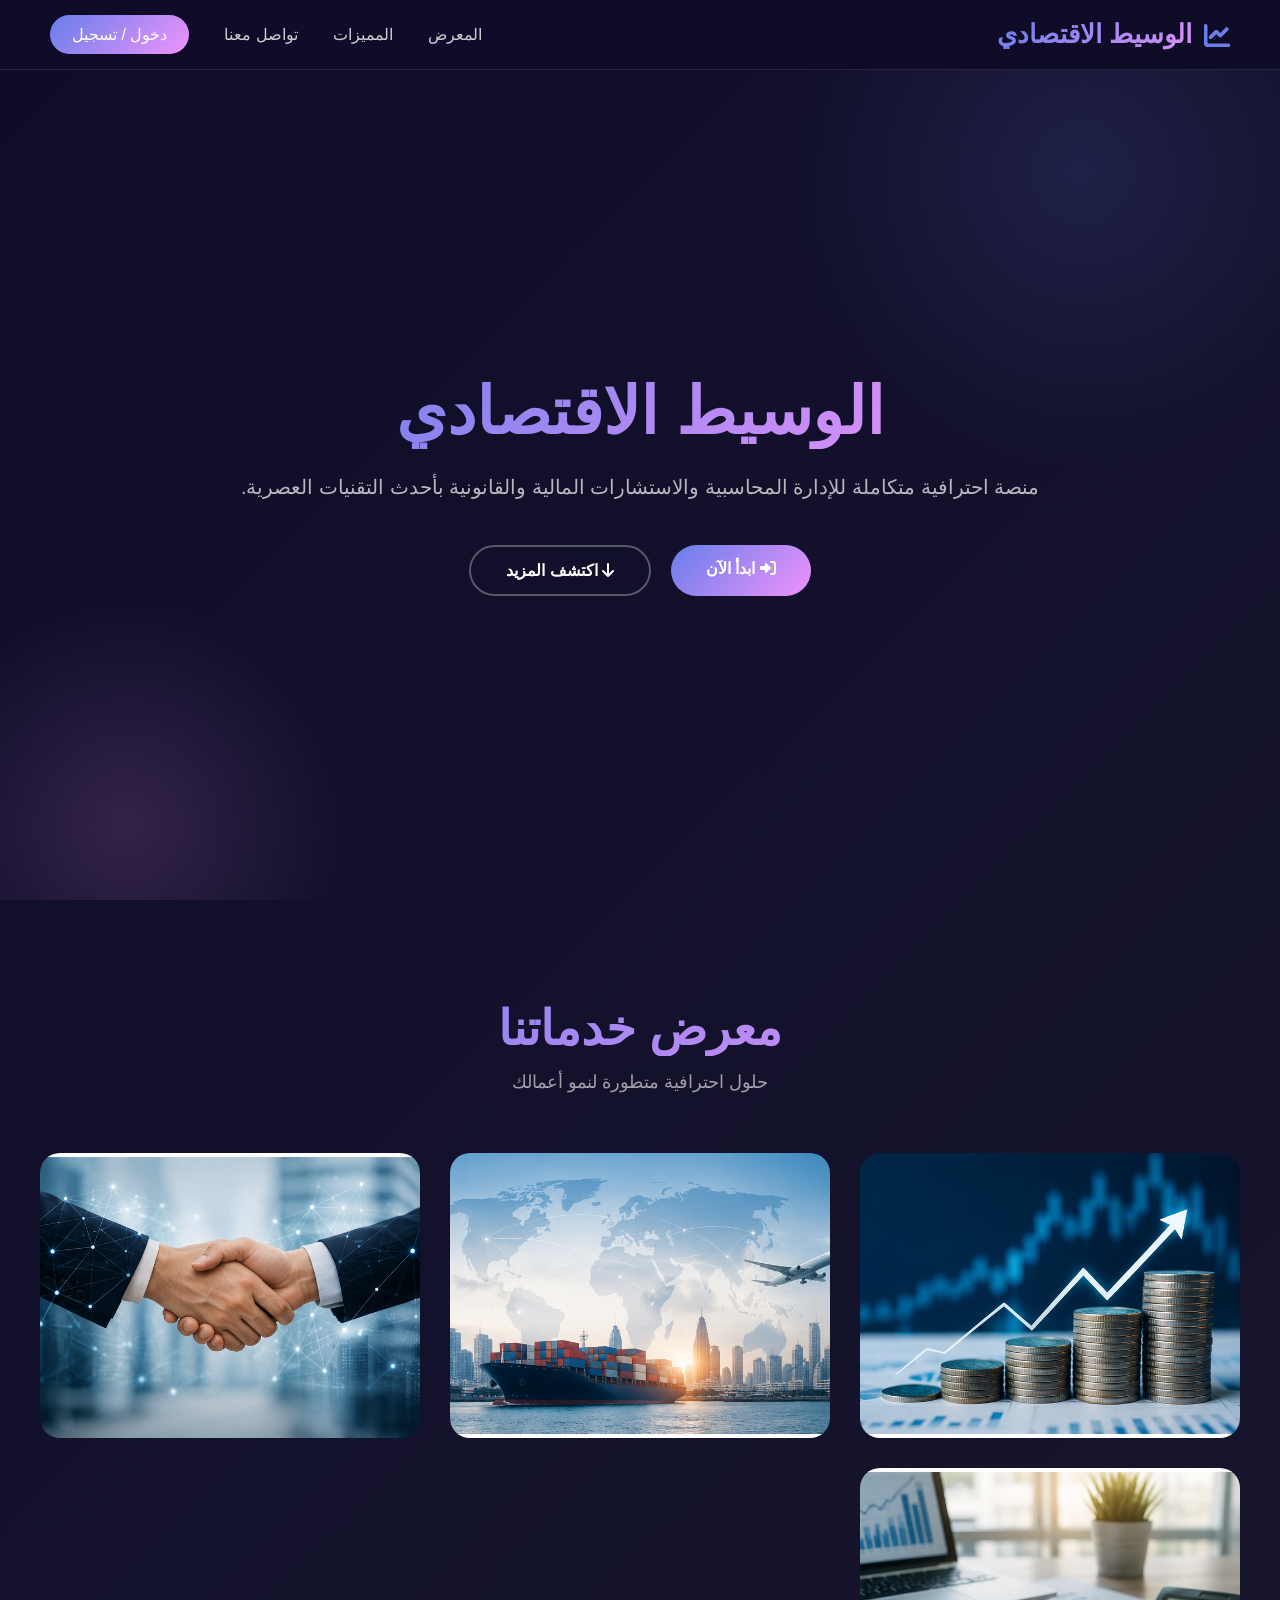
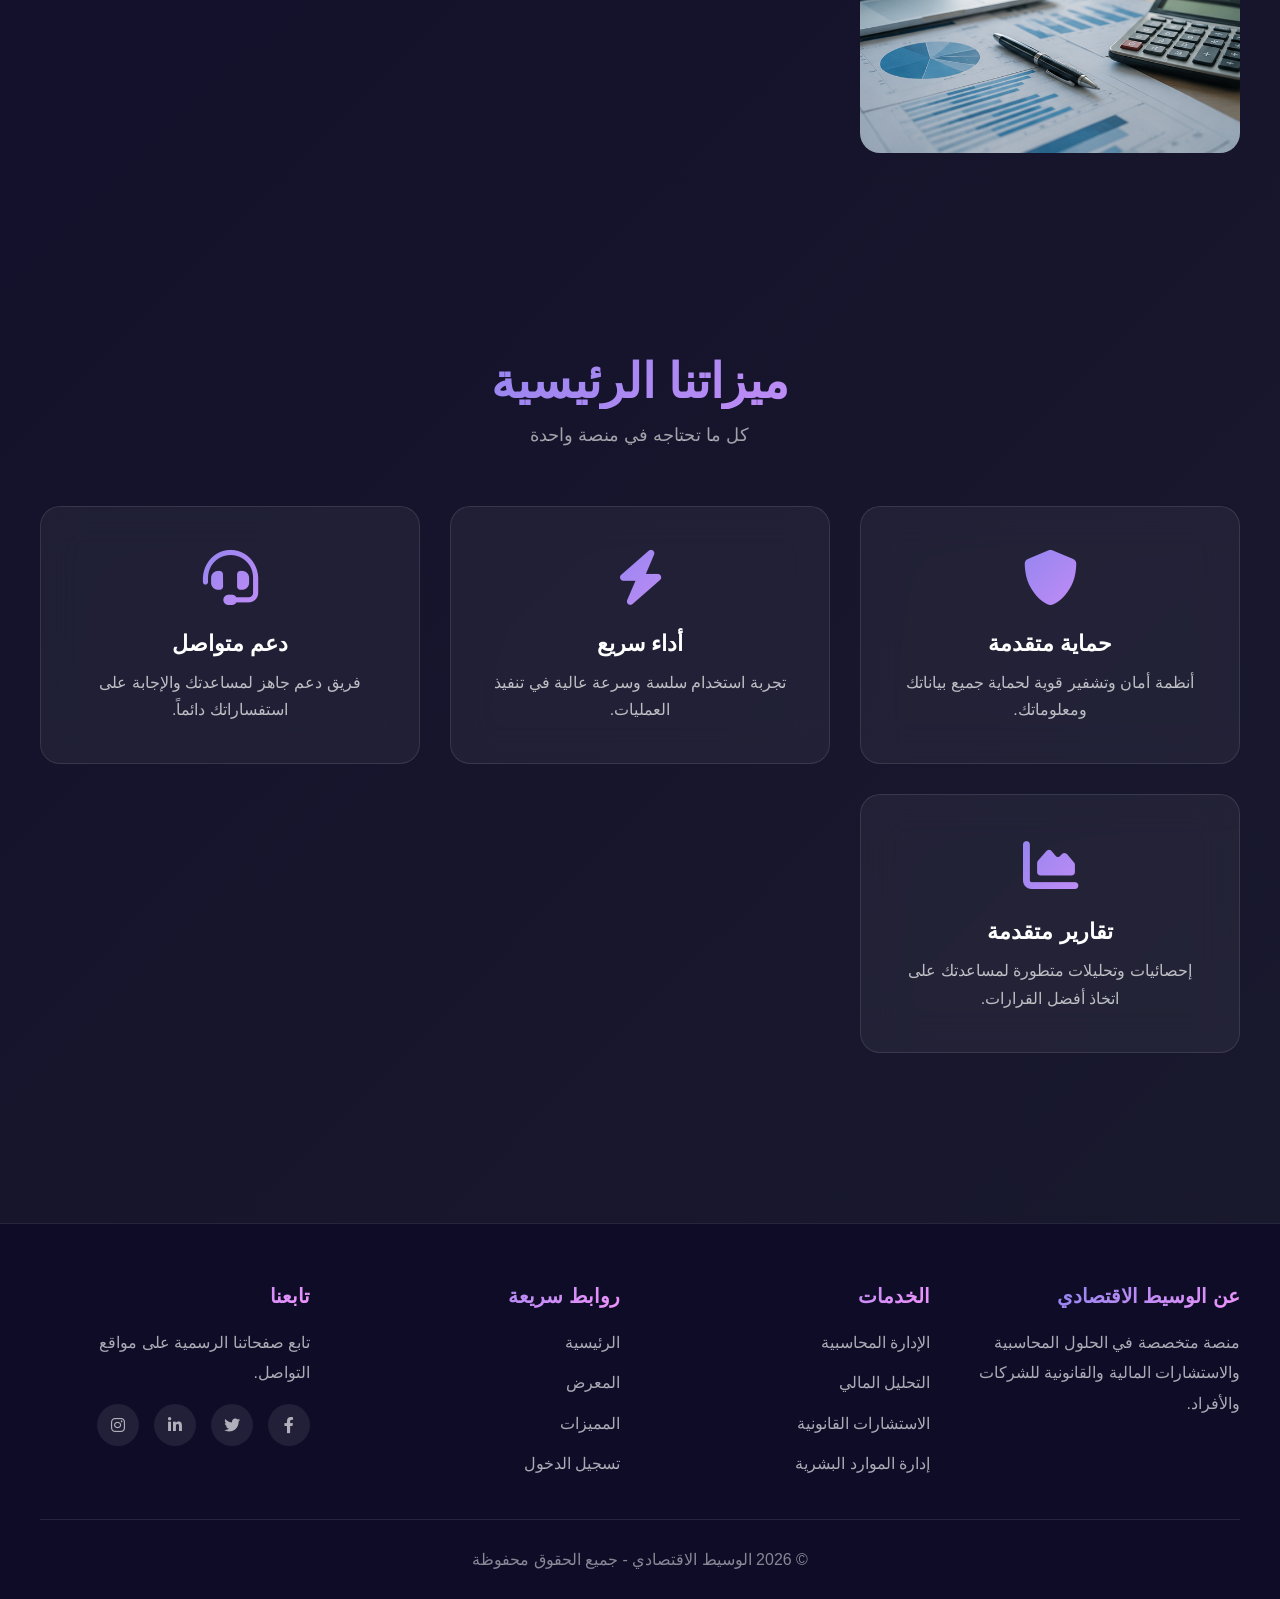
<file: index.html>
<!DOCTYPE html>
<html lang="ar" dir="rtl">

<head>
    <meta charset="UTF-8">
    <meta name="viewport" content="width=device-width, initial-scale=1.0">
    <title>الوسيط الاقتصادي - الموقع الرئيسي</title>

    <link rel="stylesheet"
        href="https://cdnjs.cloudflare.com/ajax/libs/font-awesome/6.0.0/css/all.min.css">

    <style>
        * {
            margin: 0;
            padding: 0;
            box-sizing: border-box;
        }

        :root {
            --primary: #667eea;
            --primary-dark: #764ba2;
            --secondary: #f093fb;
            --accent: #4facfe;
            --dark: #0f0c29;
            --light: #ffffff;
            --text: #2d3436;
            --text-light: #636e72;
            --bg-light: #f8f9fa;
        }

        html {
            scroll-behavior: smooth;
        }

        body {
            font-family: 'Segoe UI', sans-serif;
            background: linear-gradient(135deg, var(--dark) 0%, #1a1a2e 100%);
            min-height: 100vh;
            color: var(--text);
            overflow-x: hidden;
        }

        /* ================= NAVBAR ================= */

        .navbar {
            background: rgba(15, 12, 41, 0.8);
            backdrop-filter: blur(20px);
            padding: 15px 50px;
            display: flex;
            justify-content: space-between;
            align-items: center;
            position: sticky;
            top: 0;
            z-index: 1000;
            border-bottom: 1px solid rgba(255, 255, 255, 0.1);
        }

        .logo {
            color: white;
            font-size: 26px;
            font-weight: bold;
            display: flex;
            align-items: center;
            gap: 12px;

            background: linear-gradient(135deg, var(--primary), var(--secondary));
            -webkit-background-clip: text;
            -webkit-text-fill-color: transparent;
        }

        .logo i {
            color: var(--primary);
            -webkit-text-fill-color: var(--primary);
        }

        .nav-links {
            display: flex;
            gap: 35px;
            align-items: center;
        }

        .nav-links a {
            color: rgba(255, 255, 255, 0.8);
            text-decoration: none;
            transition: 0.3s;
            position: relative;
        }

        .nav-links a::after {
            content: "";
            position: absolute;
            bottom: -5px;
            right: 0;
            width: 0;
            height: 2px;
            background: linear-gradient(90deg, var(--primary), var(--secondary));
            transition: 0.3s;
        }

        .nav-links a:hover::after {
            width: 100%;
        }

        .nav-links a:hover {
            color: white;
        }

        .login-btn {
            background: linear-gradient(135deg, var(--primary), var(--secondary));
            padding: 10px 22px;
            border-radius: 25px;
            color: white !important;
        }

        /* ================= HERO ================= */

        .hero {
            min-height: calc(100vh - 70px);
            display: flex;
            justify-content: center;
            align-items: center;
            padding: 80px 30px;
            position: relative;
            overflow: hidden;
        }

        .hero::before {
            content: "";
            position: absolute;
            width: 600px;
            height: 600px;
            background: radial-gradient(circle,
                    rgba(102, 126, 234, 0.15) 0%,
                    transparent 70%);
            border-radius: 50%;
            top: -200px;
            right: -100px;
        }

        .hero::after {
            content: "";
            position: absolute;
            width: 450px;
            height: 450px;
            background: radial-gradient(circle,
                    rgba(240, 147, 251, 0.15) 0%,
                    transparent 70%);
            border-radius: 50%;
            bottom: -150px;
            left: -100px;
        }

        .hero-content {
            max-width: 900px;
            text-align: center;
            z-index: 5;
            animation: fadeUp 1s ease;
        }

        @keyframes fadeUp {
            from {
                opacity: 0;
                transform: translateY(40px);
            }

            to {
                opacity: 1;
                transform: translateY(0);
            }
        }

        .hero-content h1 {
            font-size: 65px;
            font-weight: 800;
            margin-bottom: 20px;

            background: linear-gradient(135deg, var(--primary), var(--secondary));
            -webkit-background-clip: text;
            -webkit-text-fill-color: transparent;
        }

        .hero-content p {
            color: rgba(255, 255, 255, 0.7);
            font-size: 20px;
            line-height: 1.8;
        }

        .cta-buttons {
            margin-top: 40px;
            display: flex;
            justify-content: center;
            gap: 20px;
            flex-wrap: wrap;
        }

        .cta-button {
            padding: 14px 35px;
            border-radius: 30px;
            text-decoration: none;
            font-weight: bold;
            transition: 0.3s;
        }

        .cta-button.primary {
            background: linear-gradient(135deg, var(--primary), var(--secondary));
            color: white;
        }

        .cta-button.secondary {
            border: 2px solid rgba(255, 255, 255, 0.3);
            color: white;
            backdrop-filter: blur(10px);
        }

        .cta-button:hover {
            transform: translateY(-4px);
        }

        /* ================= GALLERY ================= */

        .gallery-section {
            padding: 100px 40px;
        }

        .section-header {
            text-align: center;
            margin-bottom: 60px;
        }

        .section-header h2 {
            font-size: 48px;
            margin-bottom: 15px;

            background: linear-gradient(135deg, var(--primary), var(--secondary));
            -webkit-background-clip: text;
            -webkit-text-fill-color: transparent;
        }

        .section-header p {
            color: rgba(255, 255, 255, 0.6);
            font-size: 18px;
        }

        .gallery-grid {
            max-width: 1400px;
            margin: auto;

            display: grid;
            grid-template-columns: repeat(auto-fit, minmax(320px, 1fr));
            gap: 30px;
        }

        .gallery-item {
            position: relative;
            overflow: hidden;
            border-radius: 20px;
            aspect-ratio: 4/3;
            cursor: pointer;
        }

        .gallery-item img {
            width: 100%;
            height: 100%;
            object-fit: cover;
            transition: 0.5s;
        }

        .gallery-item:hover img {
            transform: scale(1.1);
        }

        .gallery-overlay {
            position: absolute;
            inset: 0;

            background: linear-gradient(135deg,
                    rgba(102, 126, 234, 0.85),
                    rgba(240, 147, 251, 0.85));

            display: flex;
            flex-direction: column;
            justify-content: center;
            align-items: center;

            opacity: 0;
            transition: 0.4s;

            color: white;
            text-align: center;
        }

        .gallery-item:hover .gallery-overlay {
            opacity: 1;
        }

        .gallery-overlay h3 {
            font-size: 25px;
            margin-bottom: 10px;
        }

        /* ================= FEATURES ================= */

        .features-section {
            padding: 100px 40px;
        }

        .features-grid {
            max-width: 1400px;
            margin: auto;

            display: grid;
            grid-template-columns: repeat(auto-fit, minmax(280px, 1fr));
            gap: 30px;
        }

        .feature-card {
            background: rgba(255, 255, 255, 0.05);
            border: 1px solid rgba(255, 255, 255, 0.1);

            padding: 40px;
            border-radius: 20px;

            backdrop-filter: blur(20px);

            transition: 0.4s;
            text-align: center;
        }

        .feature-card:hover {
            transform: translateY(-10px);
            background: rgba(255, 255, 255, 0.08);
        }

        .feature-icon {
            font-size: 55px;
            margin-bottom: 20px;

            background: linear-gradient(135deg, var(--primary), var(--secondary));
            -webkit-background-clip: text;
            -webkit-text-fill-color: transparent;
        }

        .feature-card h3 {
            color: white;
            margin-bottom: 12px;
            font-size: 22px;
        }

        .feature-card p {
            color: rgba(255, 255, 255, 0.7);
            line-height: 1.7;
        }

        /* ================= FOOTER ================= */

        .footer {
            margin-top: 70px;
            padding: 60px 40px 30px;

            background: rgba(15, 12, 41, 0.95);
            border-top: 1px solid rgba(255, 255, 255, 0.1);
        }

        .footer-content {
            max-width: 1400px;
            margin: auto;

            display: grid;
            grid-template-columns: repeat(auto-fit, minmax(250px, 1fr));
            gap: 40px;
        }

        .footer-col h4 {
            margin-bottom: 20px;
            font-size: 20px;

            background: linear-gradient(135deg, var(--primary), var(--secondary));
            -webkit-background-clip: text;
            -webkit-text-fill-color: transparent;
        }

        .footer-col p,
        .footer-col a {
            color: rgba(255, 255, 255, 0.65);
            line-height: 1.9;
            text-decoration: none;
            display: block;
            margin-bottom: 10px;
        }

        .footer-col a:hover {
            color: var(--primary);
        }

        .footer-divider {
            margin: 30px 0;
            height: 1px;
            background: rgba(255, 255, 255, 0.1);
        }

        .footer-bottom {
            text-align: center;
            color: rgba(255, 255, 255, 0.5);
        }

        .social-links {
            display: flex;
            gap: 15px;
            margin-top: 15px;
        }

        .social-links a {
            width: 42px;
            height: 42px;
            border-radius: 50%;

            display: flex;
            align-items: center;
            justify-content: center;

            background: rgba(255, 255, 255, 0.08);
            transition: 0.3s;
        }

        .social-links a:hover {
            background: linear-gradient(135deg, var(--primary), var(--secondary));
            transform: translateY(-4px);
        }

        /* ================= RESPONSIVE ================= */

        @media (max-width: 768px) {

            .navbar {
                padding: 15px 20px;
            }

            .hero-content h1 {
                font-size: 42px;
            }

            .section-header h2 {
                font-size: 36px;
            }

            .cta-buttons {
                flex-direction: column;
                align-items: center;
            }

            .cta-button {
                width: 100%;
                max-width: 300px;
            }
        }

        /* ================= SCROLLBAR ================= */

        ::-webkit-scrollbar {
            width: 10px;
        }

        ::-webkit-scrollbar-thumb {
            background: linear-gradient(135deg, var(--primary), var(--secondary));
            border-radius: 10px;
        }

        ::-webkit-scrollbar-track {
            background: #111;
        }
    </style>
</head>

<body>

    <!-- NAVBAR -->

    <nav class="navbar">
        <div class="logo">
            <i class="fas fa-chart-line"></i>
            الوسيط الاقتصادي
        </div>

        <div class="nav-links">
            <a href="#gallery">المعرض</a>
            <a href="#features">المميزات</a>
            <a href="#footer">تواصل معنا</a>
            <a href="login.html" class="login-btn">دخول / تسجيل</a>
        </div>
    </nav>

    <!-- HERO -->

    <section class="hero">

        <div class="hero-content">

            <h1>الوسيط الاقتصادي</h1>

            <p>
                منصة احترافية متكاملة للإدارة المحاسبية
                والاستشارات المالية والقانونية
                بأحدث التقنيات العصرية.
            </p>

            <div class="cta-buttons">

                <a href="login.html" class="cta-button primary">
                    <i class="fas fa-sign-in-alt"></i>
                    ابدأ الآن
                </a>

                <a href="#features" class="cta-button secondary">
                    <i class="fas fa-arrow-down"></i>
                    اكتشف المزيد
                </a>

            </div>

        </div>

    </section>

    <!-- GALLERY -->

    <section class="gallery-section" id="gallery">

        <div class="section-header">
            <h2>معرض خدماتنا</h2>
            <p>حلول احترافية متطورة لنمو أعمالك</p>
        </div>

        <div class="gallery-grid">

            <div class="gallery-item">
                <img src="images/ChatGPT Image May 11, 2026, 08_42_41 PM_r1_c1.png"
                    alt="الإدارة المحاسبية">

                <div class="gallery-overlay">
                    <h3>الإدارة المحاسبية</h3>
                    <p>إدارة مالية احترافية لشركتك</p>
                </div>
            </div>

            <div class="gallery-item">
                <img src="images/ChatGPT Image May 11, 2026, 08_42_41 PM_r1_c2.png"
                    alt="التحليل المالي">

                <div class="gallery-overlay">
                    <h3>التحليل المالي</h3>
                    <p>تحليلات دقيقة واحترافية</p>
                </div>
            </div>

            <div class="gallery-item">
                <img src="images/ChatGPT Image May 11, 2026, 08_42_41 PM_r2_c1.png"
                    alt="إدارة الموارد">

                <div class="gallery-overlay">
                    <h3>إدارة الموارد</h3>
                    <p>تنظيم فعال لموارد شركتك</p>
                </div>
            </div>

            <div class="gallery-item">
                <img src="images/ChatGPT Image May 11, 2026, 08_42_41 PM_r2_c2.png"
                    alt="الاستشارات القانونية">

                <div class="gallery-overlay">
                    <h3>الاستشارات القانونية</h3>
                    <p>دعم قانوني متخصص وموثوق</p>
                </div>
            </div>

        </div>

    </section>

    <!-- FEATURES -->

    <section class="features-section" id="features">

        <div class="section-header">
            <h2>ميزاتنا الرئيسية</h2>
            <p>كل ما تحتاجه في منصة واحدة</p>
        </div>

        <div class="features-grid">

            <div class="feature-card">

                <div class="feature-icon">
                    <i class="fas fa-shield-alt"></i>
                </div>

                <h3>حماية متقدمة</h3>

                <p>
                    أنظمة أمان وتشفير قوية
                    لحماية جميع بياناتك ومعلوماتك.
                </p>

            </div>

            <div class="feature-card">

                <div class="feature-icon">
                    <i class="fas fa-bolt"></i>
                </div>

                <h3>أداء سريع</h3>

                <p>
                    تجربة استخدام سلسة
                    وسرعة عالية في تنفيذ العمليات.
                </p>

            </div>

            <div class="feature-card">

                <div class="feature-icon">
                    <i class="fas fa-headset"></i>
                </div>

                <h3>دعم متواصل</h3>

                <p>
                    فريق دعم جاهز لمساعدتك
                    والإجابة على استفساراتك دائماً.
                </p>

            </div>

            <div class="feature-card">

                <div class="feature-icon">
                    <i class="fas fa-chart-area"></i>
                </div>

                <h3>تقارير متقدمة</h3>

                <p>
                    إحصائيات وتحليلات متطورة
                    لمساعدتك على اتخاذ أفضل القرارات.
                </p>

            </div>

        </div>

    </section>

    <!-- FOOTER -->

    <footer class="footer" id="footer">

        <div class="footer-content">

            <div class="footer-col">

                <h4>عن الوسيط الاقتصادي</h4>

                <p>
                    منصة متخصصة في الحلول المحاسبية
                    والاستشارات المالية والقانونية
                    للشركات والأفراد.
                </p>

            </div>

            <div class="footer-col">

                <h4>الخدمات</h4>

                <a href="#">الإدارة المحاسبية</a>
                <a href="#">التحليل المالي</a>
                <a href="#">الاستشارات القانونية</a>
                <a href="#">إدارة الموارد البشرية</a>

            </div>

            <div class="footer-col">

                <h4>روابط سريعة</h4>

                <a href="#">الرئيسية</a>
                <a href="#gallery">المعرض</a>
                <a href="#features">المميزات</a>
                <a href="index.html">تسجيل الدخول</a>

            </div>

            <div class="footer-col">

                <h4>تابعنا</h4>

                <p>تابع صفحاتنا الرسمية على مواقع التواصل.</p>

                <div class="social-links">

                    <a href="#">
                        <i class="fab fa-facebook-f"></i>
                    </a>

                    <a href="#">
                        <i class="fab fa-twitter"></i>
                    </a>

                    <a href="#">
                        <i class="fab fa-linkedin-in"></i>
                    </a>

                    <a href="#">
                        <i class="fab fa-instagram"></i>
                    </a>

                </div>

            </div>

        </div>

        <div class="footer-divider"></div>

        <div class="footer-bottom">
            <p>
                &copy; 2026 الوسيط الاقتصادي - جميع الحقوق محفوظة
            </p>
        </div>

    </footer>

</body>

</html>
</file>
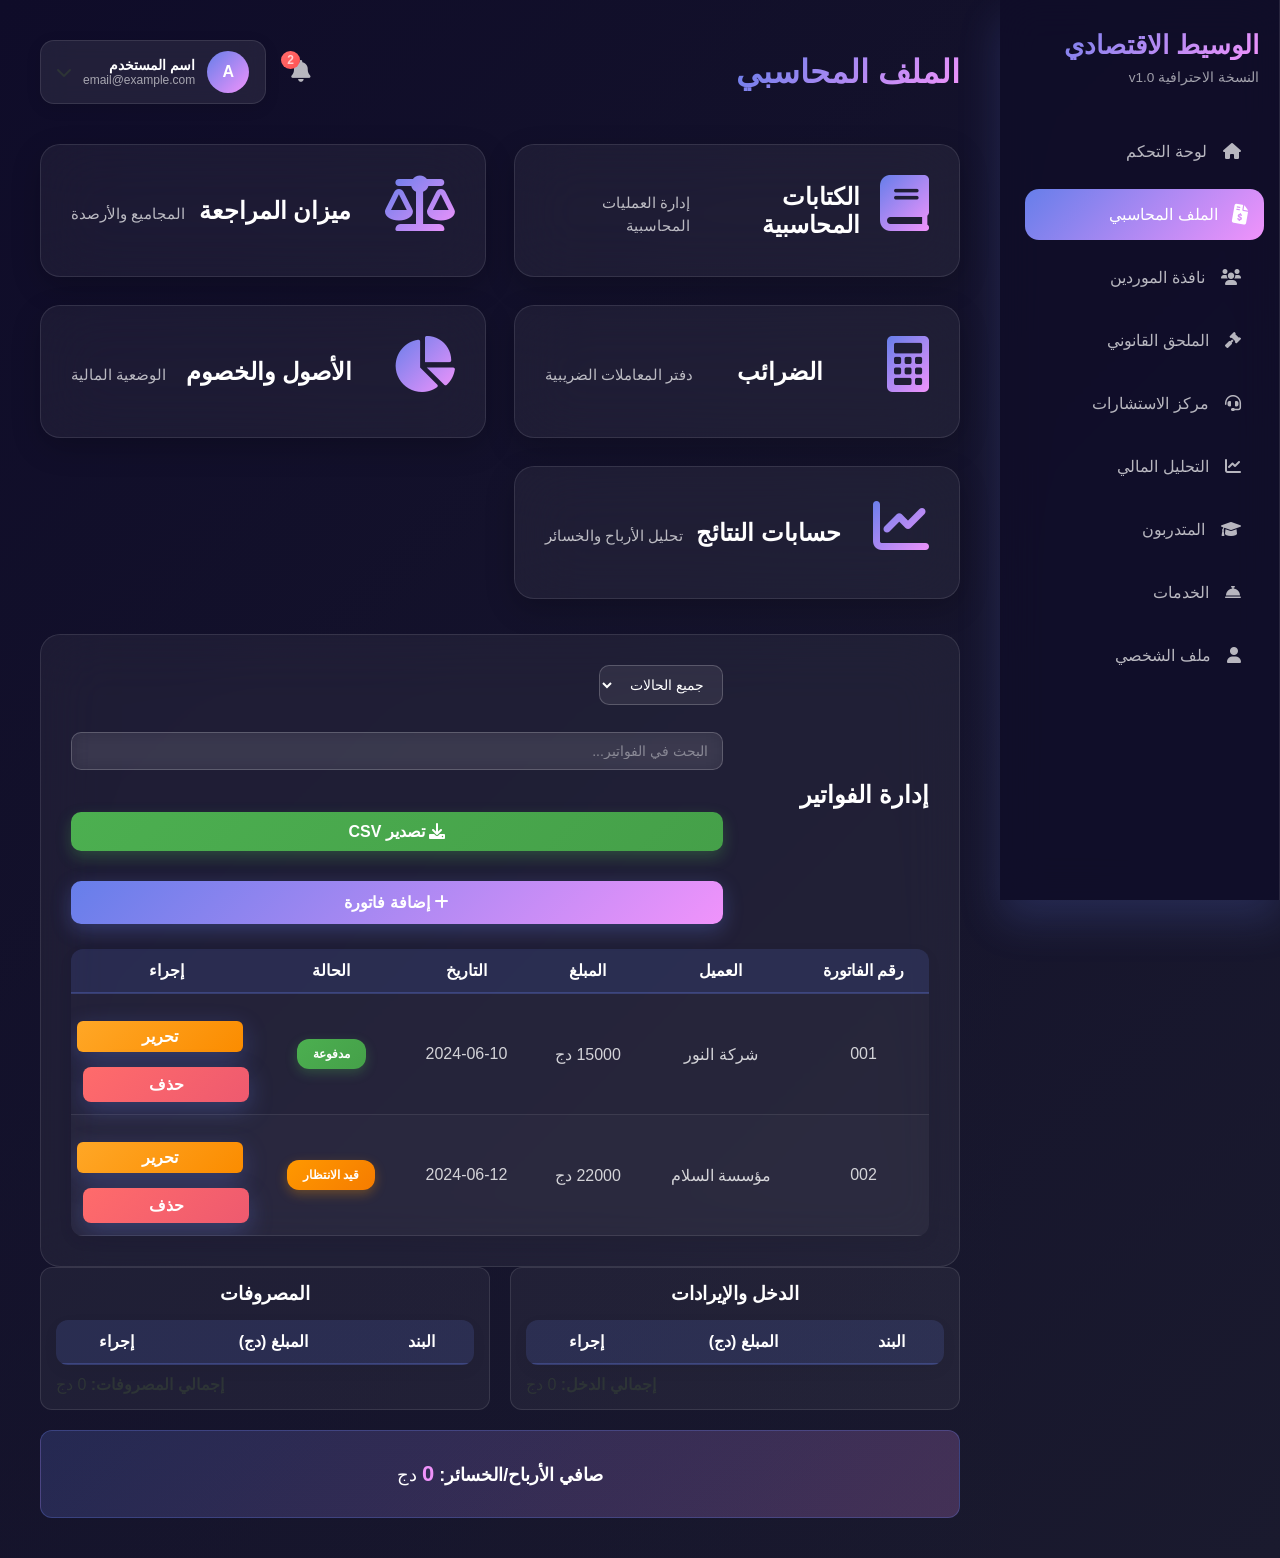
<file: accounting.html>
<!DOCTYPE html>
<html lang="ar" dir="rtl">

<head>
    <meta charset="UTF-8">
    <title>الملف المحاسبي</title>

    <link rel="stylesheet" href="css/style.css">

    <link rel="stylesheet"
        href="https://cdnjs.cloudflare.com/ajax/libs/font-awesome/6.0.0/css/all.min.css">
</head>

<body class="dashboard-body">

<div class="dashboard-container">

    <!-- Sidebar -->
    <aside class="sidebar">

        <div class="sidebar-logo">
            <h2>الوسيط الاقتصادي</h2>
            <span>النسخة الاحترافية v1.0</span>
        </div>

        <ul class="sidebar-menu">
            <li onclick="smoothNavigate('dashboard.html')"><i class="fas fa-home"></i> لوحة التحكم</li>
            <li class="active"><i class="fas fa-file-invoice-dollar"></i> الملف المحاسبي</li>
            <li onclick="smoothNavigate('suppliers.html')"><i class="fas fa-users"></i> نافذة الموردين</li>
            <li onclick="smoothNavigate('legal.html')"><i class="fas fa-gavel"></i> الملحق القانوني</li>
            <li onclick="smoothNavigate('support.html')"><i class="fas fa-headset"></i> مركز الاستشارات</li>
            <li onclick="smoothNavigate('analysis.html')">
    <i class="fas fa-chart-line"></i>
    التحليل المالي
</li>
      <li onclick="smoothNavigate('trainees.html')"><i class="fas fa-graduation-cap"></i> المتدربون</li>
      <li onclick="openService('services')"><i class="fas fa-concierge-bell"></i> الخدمات</li>
            <li onclick="showProfileModal()" class="sidebar-profile"><i class="fas fa-user"></i> ملف الشخصي</li>
        </ul>

    </aside>


    <!-- Main -->
    <main class="main-content">

        <header class="dashboard-header">
            <h1>الملف المحاسبي</h1>
          <div class="user-info">

    <!-- Notifications -->
    <div class="notifications" onclick="showAlerts()">
        <i class="fas fa-bell"></i>
        <span class="badge">2</span>
    </div>

    <!-- User Profile -->
    <div class="user-profile" onclick="toggleProfileMenu()">

        <div class="user-avatar">
            A
        </div>

        <div class="user-details">
            <h4 id="userName">اسم المستخدم</h4>
            <p id="userEmail">email@example.com</p>
        </div>

        <i class="fas fa-chevron-down"></i>

        <!-- Dropdown Menu -->
        <div id="profileMenu" class="profile-menu hidden">
            <p onclick="showProfileModal()"><i class="fas fa-user"></i> الملف الشخصي</p>
            <p onclick="logout()"><i class="fas fa-sign-out-alt"></i> تسجيل الخروج</p>
        </div>

    </div>

</div>

        </header>

        <!-- Alerts Box -->
        <div id="alertsBox" class="alerts-box hidden">
            <p><i class="fas fa-info-circle"></i> تذكير بدفع الفاتورة الشهرية</p>
            <p><i class="fas fa-check-circle"></i> تم تحديث التقارير المالية</p>
            <button onclick="addAlert()">إضافة إشعار</button>
        </div>

        <!-- Profile Modal -->
        <div id="profileModal" class="modal" style="display: none;">
            <div class="modal-content">
                <span class="close" onclick="closeProfileModal()">&times;</span>
                <h3>تحرير الملف الشخصي</h3>
                <label>الاسم:</label>
                <input type="text" id="profile-name" value="اسم المستخدم">
                <label>البريد الإلكتروني:</label>
                <input type="email" id="profile-email" value="email@example.com">
                <button onclick="saveProfile()">حفظ</button>
            </div>
        </div>



 <section class="accounting-cards">

    <div class="card" onclick="alert('فتح الكتابات المحاسبية')">
        <i class="fas fa-book"></i>
        <h3>الكتابات المحاسبية</h3>
        <p>إدارة العمليات المحاسبية</p>
    </div>

    <div class="card" onclick="alert('فتح ميزان المراجعة')">
        <i class="fas fa-balance-scale"></i>
        <h3>ميزان المراجعة</h3>
        <p>المجاميع والأرصدة</p>
    </div>

    <div class="card" onclick="showTaxesModal()">
        <i class="fas fa-calculator"></i>
        <h3>الضرائب</h3>
        <p>دفتر المعاملات الضريبية</p>
    </div>

    <div class="card" onclick="alert('فتح الأصول والخصوم')">
        <i class="fas fa-chart-pie"></i>
        <h3>الأصول والخصوم</h3>
        <p>الوضعية المالية</p>
    </div>

    <div class="card" onclick="showProfitLossModal()">
        <i class="fas fa-chart-line"></i>
        <h3>حسابات النتائج</h3>
        <p>تحليل الأرباح والخسائر</p>
    </div>

</section>
  




        <!-- Accounting Content -->
<section class="accounting-section">

    <div class="accounting-header">
        <h2>إدارة الفواتير</h2>
        <div class="header-actions">
            <select id="invoice-status-filter" onchange="filterInvoices()">
                <option value="">جميع الحالات</option>
                <option value="مدفوعة">مدفوعة</option>
                <option value="قيد الانتظار">قيد الانتظار</option>
            </select>
            <input type="text" id="invoice-search" placeholder="البحث في الفواتير..." onkeyup="filterInvoices()">
            <button class="export-btn" onclick="exportInvoicesToCSV()">
                <i class="fas fa-download"></i>
                تصدير CSV
            </button>
            <button class="add-btn" onclick="showAddInvoiceForm()">
                <i class="fas fa-plus"></i>
                إضافة فاتورة
            </button>
        </div>
    </div>

    <!-- Add Invoice Form -->
    <div id="add-invoice-form" class="add-supplier-form" style="display: none;">
        <h3>إضافة فاتورة جديدة</h3>
        <input type="text" id="invoice-client" placeholder="اسم العميل" required>
        <input type="number" id="invoice-amount" placeholder="المبلغ (دج)" required>
        <input type="date" id="invoice-date" required>
        <select id="invoice-status">
            <option value="مدفوعة">مدفوعة</option>
            <option value="قيد الانتظار">قيد الانتظار</option>
        </select>
        <button onclick="addInvoice()">إضافة</button>
        <button onclick="hideAddInvoiceForm()">إلغاء</button>
    </div>

    <table class="accounting-table table-hover">
        <thead>
            <tr>
                <th>رقم الفاتورة</th>
                <th>العميل</th>
                <th>المبلغ</th>
                <th>التاريخ</th>
                <th>الحالة</th>
                <th>إجراء</th>
            </tr>
        </thead>
        <tbody id="invoice-body">
        </tbody>
    </table>

</section>

<!-- Taxes Modal -->
<div id="taxesModal" class="modal" style="display: none;">
    <div class="modal-content taxes-modal-content">
        <span class="close" onclick="closeTaxesModal()">&times;</span>
        <h2>سجل الضرائب - دفتر يومي</h2>
        
        <div class="modal-actions">
            <input type="text" id="tax-description" placeholder="وصف العملية">
            <input type="date" id="tax-date">
            <input type="number" id="tax-amount" placeholder="المبلغ الضريبي (دج)" step="0.01">
            <select id="tax-type">
                <option value="دخل">ضريبة على الدخل</option>
                <option value="قيمة">ضريبة القيمة المضافة</option>
                <option value="أخرى">ضرائب أخرى</option>
            </select>
            <button onclick="addTaxRecord()">إضافة عملية ضريبية</button>
        </div>

        <table class="accounting-table">
            <thead>
                <tr>
                    <th>التاريخ</th>
                    <th>الوصف</th>
                    <th>نوع الضريبة</th>
                    <th>المبلغ (دج)</th>
                    <th>إجراء</th>
                </tr>
            </thead>
            <tbody id="tax-records-body">
            </tbody>
        </table>

        <div class="modal-summary">
            <p><strong>إجمالي الضرائب:</strong> <span id="total-taxes">0</span> دج</p>
        </div>
    </div>
</div>

<!-- Profit & Loss Modal -->
<div id="profitLossModal" class="modal" style="display: none;">
    <div class="modal-content profit-loss-modal-content">
        <span class="close" onclick="closeProfitLossModal()">&times;</span>
        <h2>قائمة الأرباح والخسائر</h2>
        
        <div class="modal-actions">
            <input type="text" id="income-description" placeholder="بند الدخل">
            <input type="number" id="income-amount" placeholder="المبلغ (دج)" step="0.01">
            <button onclick="addIncomeItem()">إضافة دخل</button>
            
            <span style="margin: 0 10px;">|</span>
            
            <input type="text" id="expense-description" placeholder="بند المصروفات">
            <input type="number" id="expense-amount" placeholder="المبلغ (دج)" step="0.01">
            <button onclick="addExpenseItem()">إضافة مصروفات</button>
        </div>

        <div class="profit-loss-content">
            <div class="income-section">
                <h3>الدخل والإيرادات</h3>
                <table class="accounting-table">
                    <thead>
                        <tr>
                            <th>البند</th>
                            <th>المبلغ (دج)</th>
                            <th>إجراء</th>
                        </tr>
                    </thead>
                    <tbody id="income-body">
                    </tbody>
                </table>
                <p style="text-align: left; margin-top: 10px;"><strong>إجمالي الدخل:</strong> <span id="total-income">0</span> دج</p>
            </div>

            <div class="expenses-section">
                <h3>المصروفات</h3>
                <table class="accounting-table">
                    <thead>
                        <tr>
                            <th>البند</th>
                            <th>المبلغ (دج)</th>
                            <th>إجراء</th>
                        </tr>
                    </thead>
                    <tbody id="expenses-body">
                    </tbody>
                </table>
                <p style="text-align: left; margin-top: 10px;"><strong>إجمالي المصروفات:</strong> <span id="total-expenses">0</span> دج</p>
            </div>
        </div>

        <div class="modal-summary">
            <p><strong>صافي الأرباح/الخسائر:</strong> <span id="net-result">0</span> دج</p>
        </div>
    </div>
</div>

</body>
</html>

        <div class="profit-loss-content">
            <div class="income-section">
                <h3>الدخل والإيرادات</h3>
                <table class="accounting-table">
                    <thead>
                        <tr>
                            <th>البند</th>
                            <th>المبلغ (دج)</th>
                            <th>إجراء</th>
                        </tr>
                    </thead>
                    <tbody id="income-body">
                    </tbody>
                </table>
                <p style="text-align: left; margin-top: 10px;"><strong>إجمالي الدخل:</strong> <span id="total-income">0</span> دج</p>
            </div>

            <div class="expenses-section">
                <h3>المصروفات</h3>
                <table class="accounting-table">
                    <thead>
                        <tr>
                            <th>البند</th>
                            <th>المبلغ (دج)</th>
                            <th>إجراء</th>
                        </tr>
                    </thead>
                    <tbody id="expenses-body">
                    </tbody>
                </table>
                <p style="text-align: left; margin-top: 10px;"><strong>إجمالي المصروفات:</strong> <span id="total-expenses">0</span> دج</p>
            </div>
        </div>

        <div class="modal-summary">
            <p><strong>صافي الأرباح/الخسائر:</strong> <span id="net-result">0</span> دج</p>
        </div>
    </div>
</div>
    </main>

</div>

<script src="javascript/script.js"></script>
<script src="javascript/taxes-profit-loss.js"></script>
</body>
</html>

</body>
</file>
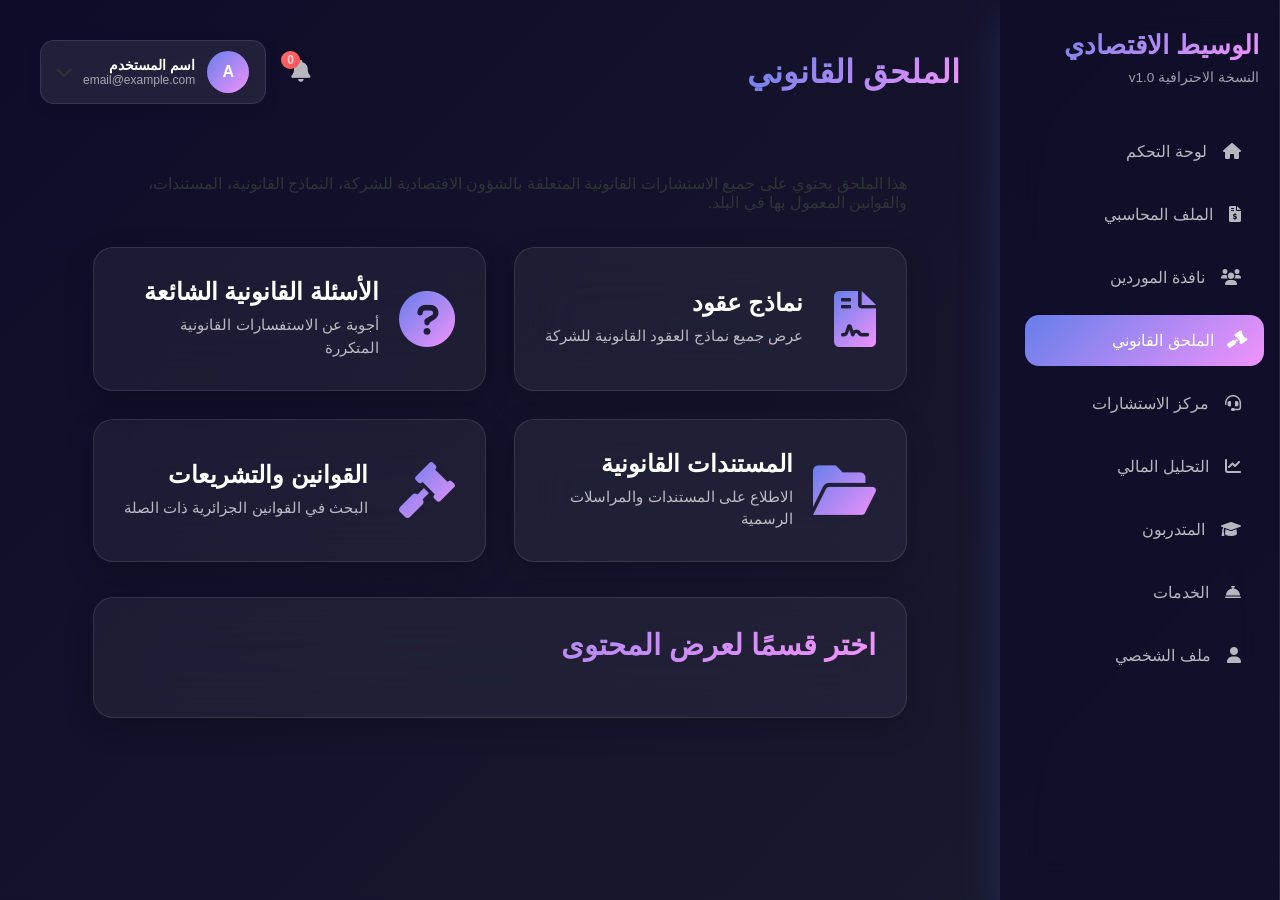
<file: legal.html>
<!DOCTYPE html>
<html lang="ar" dir="rtl">
<head>
    <meta charset="UTF-8">
    <title>الملحق القانوني</title>
    <link rel="stylesheet" href="css/style.css">
    <link rel="stylesheet" href="https://cdnjs.cloudflare.com/ajax/libs/font-awesome/6.0.0/css/all.min.css">
</head>
<body class="dashboard-body">

<div class="dashboard-container">

    <!-- Sidebar -->
    <aside class="sidebar">
        <div class="sidebar-logo">
            <h2>الوسيط الاقتصادي</h2>
            <span>النسخة الاحترافية v1.0</span>
        </div>
        <ul class="sidebar-menu">
            <li onclick="smoothNavigate('dashboard.html')"><i class="fas fa-home"></i> لوحة التحكم</li>
            <li onclick="smoothNavigate('accounting.html')"><i class="fas fa-file-invoice-dollar"></i> الملف المحاسبي</li>
            <li onclick="smoothNavigate('suppliers.html')"><i class="fas fa-users"></i> نافذة الموردين</li>
            <li class="active"><i class="fas fa-gavel"></i> الملحق القانوني</li>
            <li onclick="smoothNavigate('support.html')"><i class="fas fa-headset"></i> مركز الاستشارات</li>
            <li onclick="smoothNavigate('analysis.html')">
    <i class="fas fa-chart-line"></i>
    التحليل المالي
</li>
      <li onclick="smoothNavigate('trainees.html')"><i class="fas fa-graduation-cap"></i> المتدربون</li>
      <li onclick="openService('services')"><i class="fas fa-concierge-bell"></i> الخدمات</li>
            <li onclick="showProfileModal()" class="sidebar-profile"><i class="fas fa-user"></i> ملف الشخصي</li>
        </ul>
    </aside>

    <!-- Main Content -->
    <main class="main-content">
        <header class="dashboard-header">
            <h1>الملحق القانوني</h1>
          <div class="user-info">

    <!-- Notifications -->
    <div class="notifications" onclick="showAlerts()">
        <i class="fas fa-bell"></i>
        <span class="badge">1</span>
    </div>

    <!-- User Profile -->
    <div class="user-profile" onclick="toggleProfileMenu()">

        <div class="user-avatar">
            A
        </div>

        <div class="user-details">
            <h4 id="userName">اسم المستخدم</h4>
            <p id="userEmail">email@example.com</p>
        </div>

        <i class="fas fa-chevron-down"></i>

        <!-- Dropdown Menu -->
        <div id="profileMenu" class="profile-menu hidden">
            <p onclick="showProfileModal()"><i class="fas fa-user"></i> الملف الشخصي</p>
            <p onclick="logout()"><i class="fas fa-sign-out-alt"></i> تسجيل الخروج</p>
        </div>

    </div>

</div>

        </header>

        <!-- Alerts Box -->
        <div id="alertsBox" class="alerts-box hidden">
            <p><i class="fas fa-info-circle"></i> تذكير بتجديد التراخيص القانونية</p>
            <button onclick="addAlert()">إضافة إشعار</button>
        </div>

        <!-- Profile Modal -->
        <div id="profileModal" class="modal" style="display: none;">
            <div class="modal-content">
                <span class="close" onclick="closeProfileModal()">&times;</span>
                <h3>تحرير الملف الشخصي</h3>
                <label>الاسم:</label>
                <input type="text" id="profile-name" value="اسم المستخدم">
                <label>البريد الإلكتروني:</label>
                <input type="email" id="profile-email" value="email@example.com">
                <button onclick="saveProfile()">حفظ</button>
            </div>
        </div>

    <section class="legal-content">
        <p>
            هذا الملحق يحتوي على جميع الاستشارات القانونية المتعلقة بالشؤون الاقتصادية للشركة،
            النماذج القانونية، المستندات، والقوانين المعمول بها في البلد.
        </p>

        <div class="legal-widgets">

                <div class="widget-card" onclick="showContracts()">
                    <div class="widget-icon"><i class="fas fa-file-contract"></i></div>
                    <div class="widget-data">
                        <h3>نماذج عقود</h3>
                        <p>عرض جميع نماذج العقود القانونية للشركة</p>
                    </div>
                </div>

                <div class="widget-card" onclick="showFAQ()">
                    <div class="widget-icon"><i class="fas fa-question-circle"></i></div>
                    <div class="widget-data">
                        <h3>الأسئلة القانونية الشائعة</h3>
                        <p>أجوبة عن الاستفسارات القانونية المتكررة</p>
                    </div>
                </div>

                <div class="widget-card" onclick="showDocuments()">
                    <div class="widget-icon"><i class="fas fa-folder-open"></i></div>
                    <div class="widget-data">
                        <h3>المستندات القانونية</h3>
                        <p>الاطلاع على المستندات والمراسلات الرسمية</p>
                    </div>
                </div>

                <div class="widget-card" onclick="showLaws()">
                    <div class="widget-icon"><i class="fas fa-gavel"></i></div>
                    <div class="widget-data">
                        <h3>القوانين والتشريعات</h3>
                        <p>البحث في القوانين الجزائرية ذات الصلة</p>
                    </div>
                </div>

            </div>

            <!-- Dynamic Content -->
            <div id="dynamic-content" class="dynamic-content">
                <h2>اختر قسمًا لعرض المحتوى</h2>
            </div>

<script src="javascript/script.js"></script>
</html>
</file>
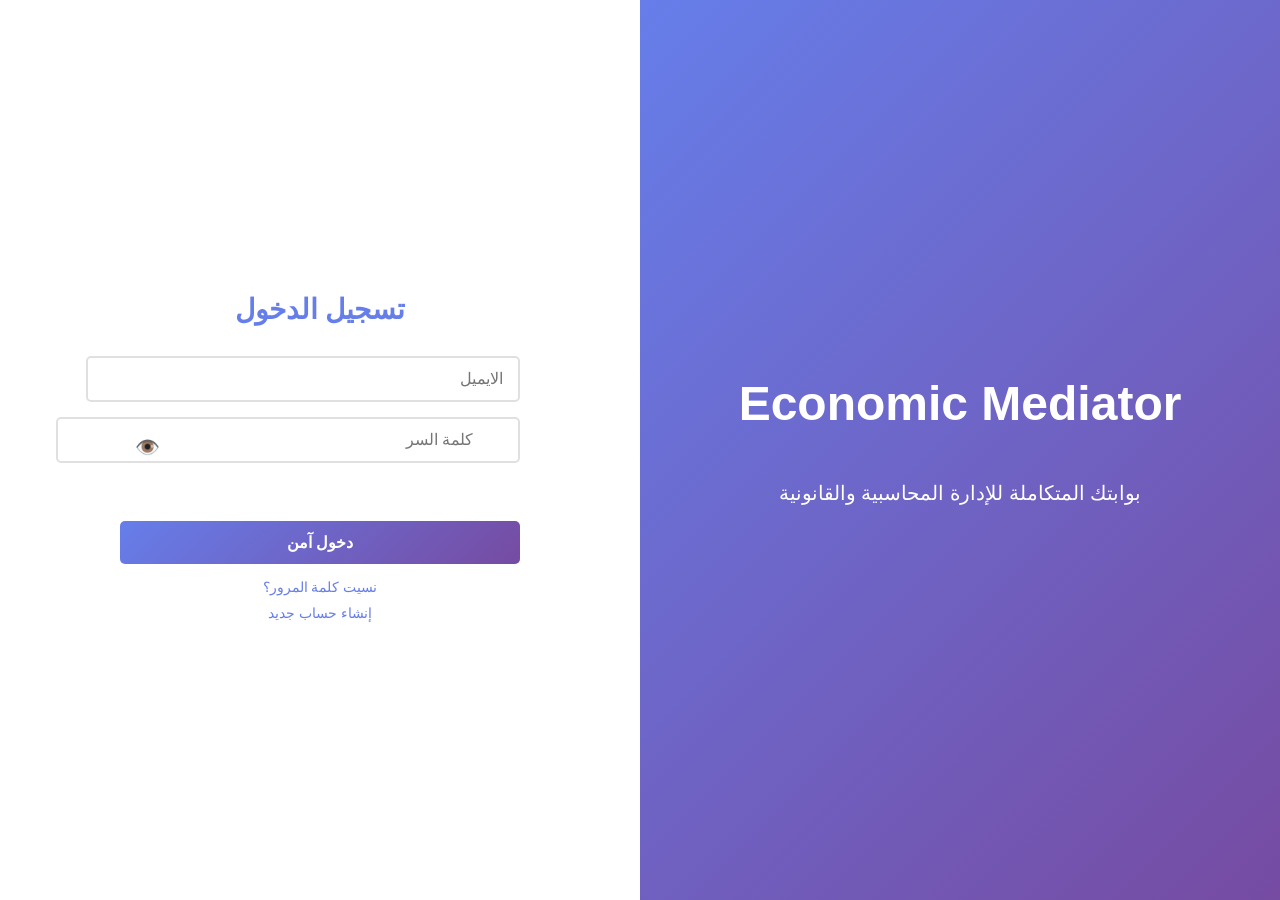
<file: login.html>
<!DOCTYPE html>
<html lang="ar" dir="rtl">
<head>
    <meta charset="UTF-8">
    <title>الوسيط الاقتصادي - Login</title>
    <link rel="stylesheet" href="css/login.css">
</head>
<body>

<div class="container">

    <!-- Left Side -->
    <div class="left">
        <div class="animated-logo">
            <span id="textAnimation">Economic Mediator</span>
        </div>
        <p class="slogan">
            بوابتك المتكاملة للإدارة المحاسبية والقانونية
        </p>
    </div>

    <!-- Right Side -->
    <div class="right">
        <div class="login-card">
            <h2>تسجيل الدخول</h2>
            <input type="text" id="email" placeholder="الايميل">

            <div class="password-box">
                <input type="password" id="password" placeholder="كلمة السر">
                <span class="eye" onclick="showPassword()">👁️</span>
            </div>

            <small id="emailError" class="error"></small>
            <small id="passError" class="error"></small>

            <button onclick="login()">دخول آمن</button>

            <a href="#">نسيت كلمة المرور؟</a>
            <a href="#">إنشاء حساب جديد</a>
        </div>
    </div>

</div>

<script src="javascript/script.js"></script>
</body>
</html>
</file>
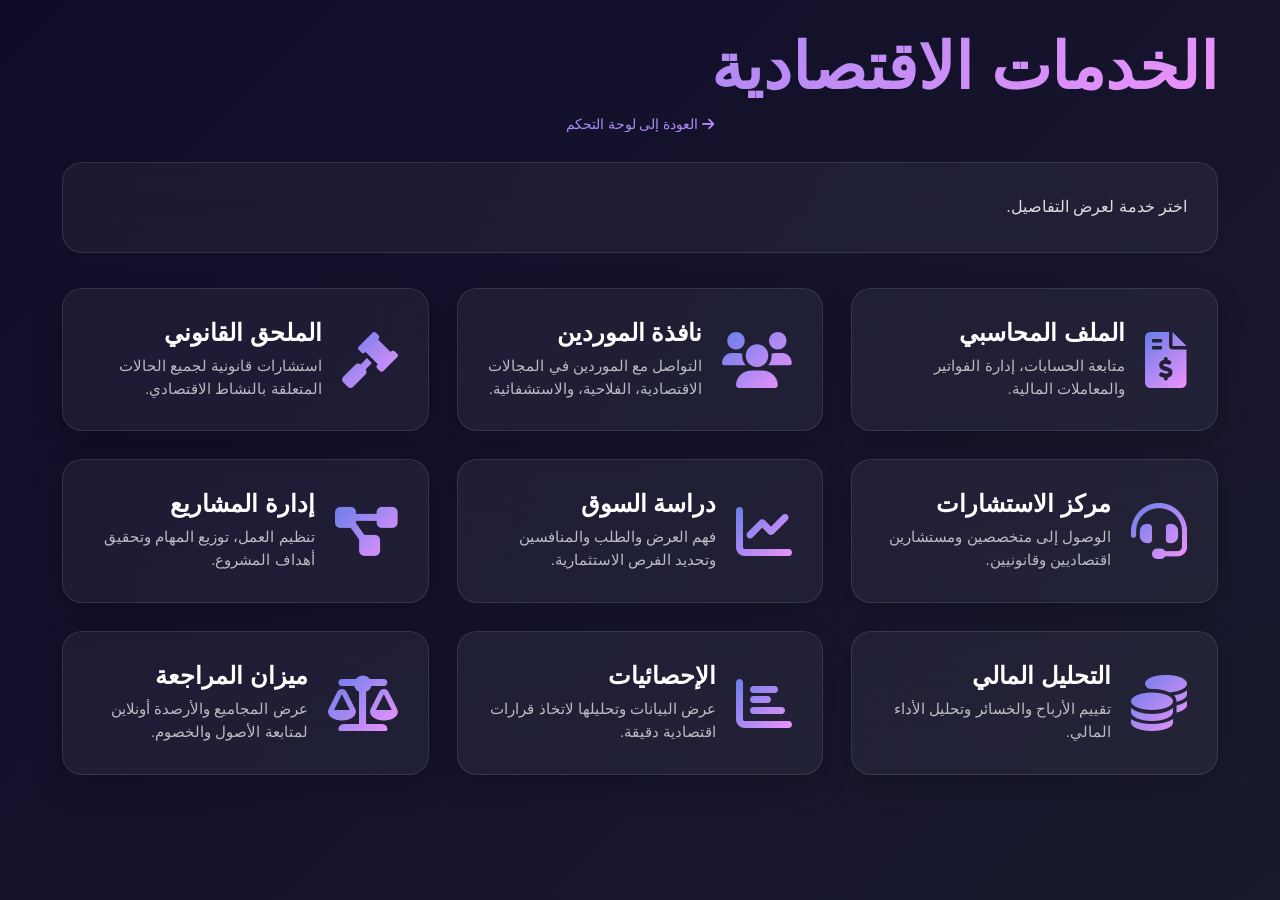
<file: service.html>
<!DOCTYPE html>
<html lang="ar" dir="rtl">
<head>
    <meta charset="UTF-8">
    <title>الخدمات - الوسيط الاقتصادي</title>
    <link rel="stylesheet" href="css/style.css">
    <link rel="stylesheet"
    href="https://cdnjs.cloudflare.com/ajax/libs/font-awesome/6.0.0/css/all.min.css">
</head>

<body class="dashboard-body">

<div class="service-container">

    <!-- Header -->
    <header class="service-header">
        <h1 id="serviceTitle">الخدمات الاقتصادية</h1>
        <a href="dashboard.html" class="back-btn">
            <i class="fas fa-arrow-right"></i>
            العودة إلى لوحة التحكم
        </a>
    </header>

    <!-- Description -->
    <div class="service-description">
        <p id="serviceDescription">
            اختر خدمة لعرض التفاصيل
        </p>
    </div>

    <!-- Services -->
    <section class="widgets">

        <!-- الملف المحاسبي -->
        <div class="widget-card" onclick="openService('accounting')">
            <div class="widget-icon"><i class="fas fa-file-invoice-dollar"></i></div>
            <div class="widget-data">
                <h3>الملف المحاسبي</h3>
                <p>متابعة الحسابات، إدارة الفواتير والمعاملات المالية.</p>
            </div>
        </div>

        <!-- الموردين -->
        <div class="widget-card" onclick="openService('suppliers')">
            <div class="widget-icon"><i class="fas fa-users"></i></div>
            <div class="widget-data">
                <h3>نافذة الموردين</h3>
                <p>التواصل مع الموردين في المجالات الاقتصادية، الفلاحية، والاستشفائية.</p>
            </div>
        </div>

        <!-- الملحق القانوني -->
        <div class="widget-card" onclick="openService('legal')">
            <div class="widget-icon"><i class="fas fa-gavel"></i></div>
            <div class="widget-data">
                <h3>الملحق القانوني</h3>
                <p>استشارات قانونية لجميع الحالات المتعلقة بالنشاط الاقتصادي.</p>
            </div>
        </div>

        <!-- مركز الاستشارات -->
        <div class="widget-card" onclick="openService('support')">
            <div class="widget-icon"><i class="fas fa-headset"></i></div>
            <div class="widget-data">
                <h3>مركز الاستشارات</h3>
                <p>الوصول إلى متخصصين ومستشارين اقتصاديين وقانونيين.</p>
            </div>
        </div>

        <!-- دراسة السوق -->
        <div class="widget-card" onclick="openService('market')">
            <div class="widget-icon"><i class="fas fa-chart-line"></i></div>
            <div class="widget-data">
                <h3>دراسة السوق</h3>
                <p>فهم العرض والطلب والمنافسين وتحديد الفرص الاستثمارية.</p>
            </div>
        </div>

        <!-- إدارة المشاريع -->
        <div class="widget-card" onclick="openService('project')">
            <div class="widget-icon"><i class="fas fa-project-diagram"></i></div>
            <div class="widget-data">
                <h3>إدارة المشاريع</h3>
                <p>تنظيم العمل، توزيع المهام وتحقيق أهداف المشروع.</p>
            </div>
        </div>

        <!-- التحليل المالي -->
        <div class="widget-card" onclick="openService('finance')">
            <div class="widget-icon"><i class="fas fa-coins"></i></div>
            <div class="widget-data">
                <h3>التحليل المالي</h3>
                <p>تقييم الأرباح والخسائر وتحليل الأداء المالي.</p>
            </div>
        </div>

        <!-- الإحصائيات -->
        <div class="widget-card" onclick="openService('stats')">
            <div class="widget-icon"><i class="fas fa-chart-bar"></i></div>
            <div class="widget-data">
                <h3>الإحصائيات</h3>
                <p>عرض البيانات وتحليلها لاتخاذ قرارات اقتصادية دقيقة.</p>
            </div>
        </div>

        <!-- الميزان والمراجعة -->
        <div class="widget-card" onclick="openService('balance')">
            <div class="widget-icon"><i class="fas fa-balance-scale"></i></div>
            <div class="widget-data">
                <h3>ميزان المراجعة</h3>
                <p>عرض المجاميع والأرصدة أونلاين لمتابعة الأصول والخصوم.</p>
            </div>
        </div>

    </section>

</div>

<script src="javascript/script.js"></script>

<script>
let service = localStorage.getItem("service");
let title = document.getElementById("serviceTitle");
let desc = document.getElementById("serviceDescription");

switch(service) {
    case "accounting":
        title.innerText = "الملف المحاسبي";
        desc.innerText = "متابعة الحسابات، إدارة الفواتير والمعاملات المالية للشركة.";
        break;
    case "suppliers":
        title.innerText = "نافذة الموردين";
        desc.innerText = "التواصل مع الموردين والشركات في مختلف المجالات الاقتصادية، الفلاحية والاستشفائية.";
        break;
    case "legal":
        title.innerText = "الملحق القانوني";
        desc.innerText = "تقديم استشارات قانونية متخصصة لجميع الحالات الاقتصادية.";
        break;
    case "support":
        title.innerText = "مركز الاستشارات";
        desc.innerText = "الوصول إلى متخصصين ومستشارين اقتصاديين وقانونيين لتقديم الدعم.";
        break;
    case "market":
        title.innerText = "دراسة السوق";
        desc.innerText = "تحليل السوق، العرض والطلب والمنافسين لتحديد الفرص الاستثمارية.";
        break;
    case "project":
        title.innerText = "إدارة المشاريع";
        desc.innerText = "تنظيم المشاريع، توزيع المهام وتحقيق أهداف المشروع بنجاح.";
        break;
    case "finance":
        title.innerText = "التحليل المالي";
        desc.innerText = "تقييم الأرباح والخسائر وتحليل الأداء المالي للمشاريع.";
        break;
    case "stats":
        title.innerText = "الإحصائيات";
        desc.innerText = "عرض البيانات والأرقام لتحليل القرارات الاقتصادية بدقة.";
        break;
    case "balance":
        title.innerText = "ميزان المراجعة";
        desc.innerText = "عرض المجاميع والأرصدة أونلاين لمتابعة الأصول والخصوم وحساب النتائج.";
        break;
    default:
        title.innerText = "الخدمات الاقتصادية";
        desc.innerText = "اختر خدمة لعرض التفاصيل.";
}
</script>

</body>
</html>
</file>
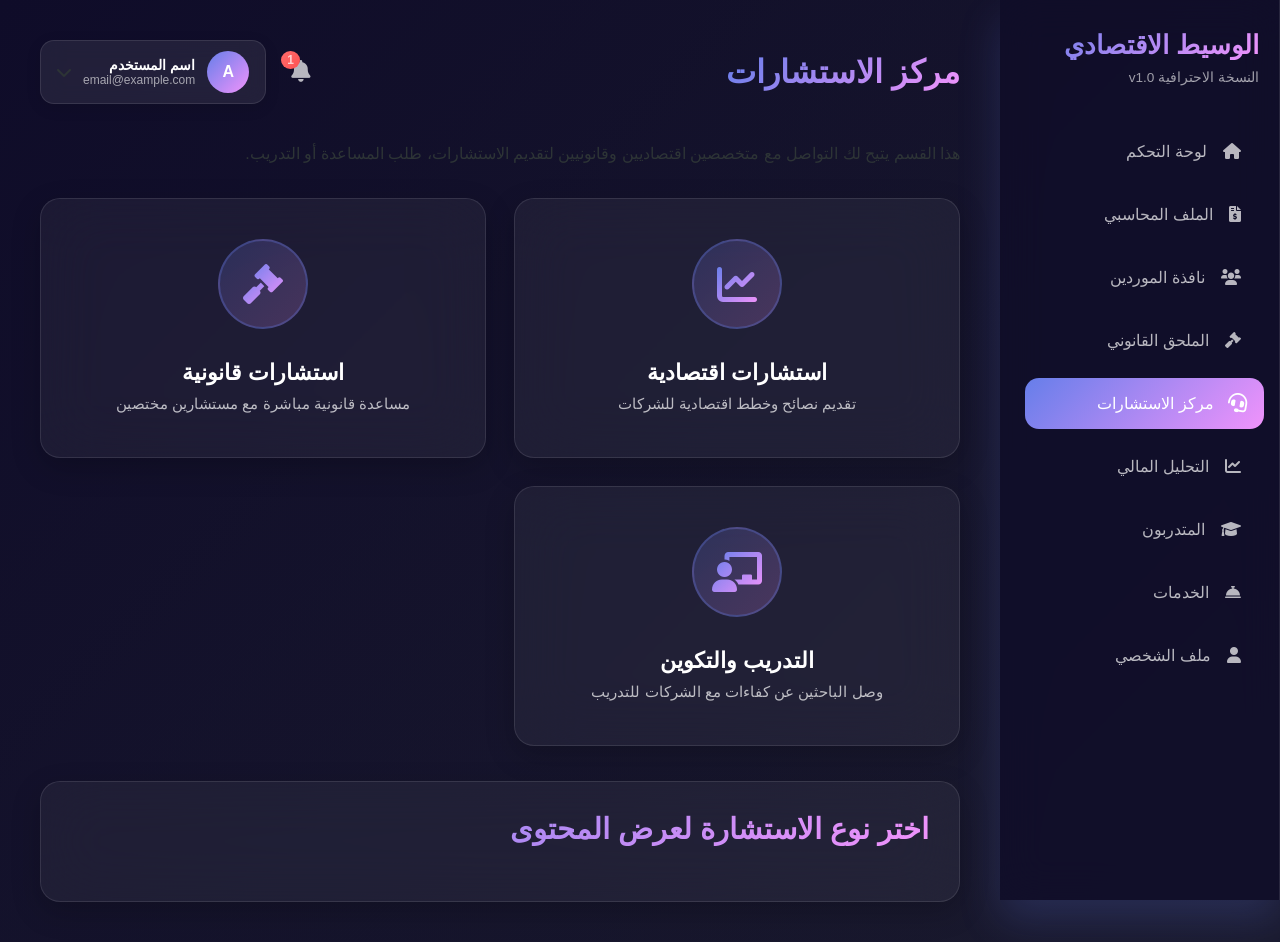
<file: support.html>
<!DOCTYPE html>
<html lang="ar" dir="rtl">
<head>
    <meta charset="UTF-8">
    <title>مركز الاستشارات</title>
    <link rel="stylesheet" href="css/style.css">
    <link rel="stylesheet" href="https://cdnjs.cloudflare.com/ajax/libs/font-awesome/6.0.0/css/all.min.css">
</head>
<body class="dashboard-body">

<div class="dashboard-container">

    <!-- Sidebar -->
    <aside class="sidebar">
        <div class="sidebar-logo">
            <h2>الوسيط الاقتصادي</h2>
            <span>النسخة الاحترافية v1.0</span>
        </div>
        <ul class="sidebar-menu">
            <li onclick="smoothNavigate('dashboard.html')"><i class="fas fa-home"></i> لوحة التحكم</li>
            <li onclick="smoothNavigate('accounting.html')"><i class="fas fa-file-invoice-dollar"></i> الملف المحاسبي</li>
            <li onclick="smoothNavigate('suppliers.html')"><i class="fas fa-users"></i> نافذة الموردين</li>
            <li onclick="smoothNavigate('legal.html')"><i class="fas fa-gavel"></i> الملحق القانوني</li>
            <li class="active"><i class="fas fa-headset"></i> مركز الاستشارات</li>
            <li onclick="smoothNavigate('analysis.html')">
    <i class="fas fa-chart-line"></i>
    التحليل المالي
</li>
      <li onclick="smoothNavigate('trainees.html')"><i class="fas fa-graduation-cap"></i> المتدربون</li>
      <li onclick="openService('services')"><i class="fas fa-concierge-bell"></i> الخدمات</li>
            <li onclick="showProfileModal()" class="sidebar-profile"><i class="fas fa-user"></i> ملف الشخصي</li>
        </ul>
    </aside>

    <!-- Main Content -->
    <main class="main-content">
        <header class="dashboard-header">
            <h1>مركز الاستشارات</h1>
          <div class="user-info">

    <!-- Notifications -->
    <div class="notifications" onclick="showAlerts()">
        <i class="fas fa-bell"></i>
        <span class="badge">1</span>
    </div>

    <!-- User Profile -->
    <div class="user-profile" onclick="toggleProfileMenu()">

        <div class="user-avatar">
            A
        </div>

        <div class="user-details">
            <h4 id="userName">اسم المستخدم</h4>
            <p id="userEmail">email@example.com</p>
        </div>

        <i class="fas fa-chevron-down"></i>

        <!-- Dropdown Menu -->
        <div id="profileMenu" class="profile-menu hidden">
            <p onclick="showProfileModal()"><i class="fas fa-user"></i> الملف الشخصي</p>
            <p onclick="logout()"><i class="fas fa-sign-out-alt"></i> تسجيل الخروج</p>
        </div>

    </div>

</div>

        </header>

        <!-- Alerts Box -->
        <div id="alertsBox" class="alerts-box hidden">
            <p><i class="fas fa-info-circle"></i> تذكير بتجديد التراخيص القانونية</p>
            <button onclick="addAlert()">إضافة إشعار</button>
        </div>

        <!-- Profile Modal -->
        <div id="profileModal" class="modal" style="display: none;">
            <div class="modal-content">
                <span class="close" onclick="closeProfileModal()">&times;</span>
                <h3>تحرير الملف الشخصي</h3>
                <label>الاسم:</label>
                <input type="text" id="profile-name" value="اسم المستخدم">
                <label>البريد الإلكتروني:</label>
                <input type="email" id="profile-email" value="email@example.com">
                <button onclick="saveProfile()">حفظ</button>
            </div>
        </div>

        <p>
            هذا القسم يتيح لك التواصل مع متخصصين اقتصاديين وقانونيين لتقديم الاستشارات،
            طلب المساعدة أو التدريب.
        </p>

        <div class="support-widgets">

            <div class="widget-card" onclick="showEconomicConsulting()">
                <div class="widget-icon"><i class="fas fa-chart-line"></i></div>
                <div class="widget-data">
                    <h3>استشارات اقتصادية</h3>
                    <p>تقديم نصائح وخطط اقتصادية للشركات</p>
                </div>
            </div>

            <div class="widget-card" onclick="showLegalSupport()">
                <div class="widget-icon"><i class="fas fa-gavel"></i></div>
                <div class="widget-data">
                    <h3>استشارات قانونية</h3>
                    <p>مساعدة قانونية مباشرة مع مستشارين مختصين</p>
                </div>
            </div>

            <div class="widget-card" onclick="showTraining()">
                <div class="widget-icon"><i class="fas fa-chalkboard-teacher"></i></div>
                <div class="widget-data">
                    <h3>التدريب والتكوين</h3>
                    <p>وصل الباحثين عن كفاءات مع الشركات للتدريب</p>
                </div>
            </div>

        </div>

        <!-- Dynamic Content -->
        <div id="dynamic-content" class="dynamic-content">
            <h2>اختر نوع الاستشارة لعرض المحتوى</h2>
        </div>

    </main>

</div>



<script src="javascript/script.js"></script>
</body>
</html>
</file>
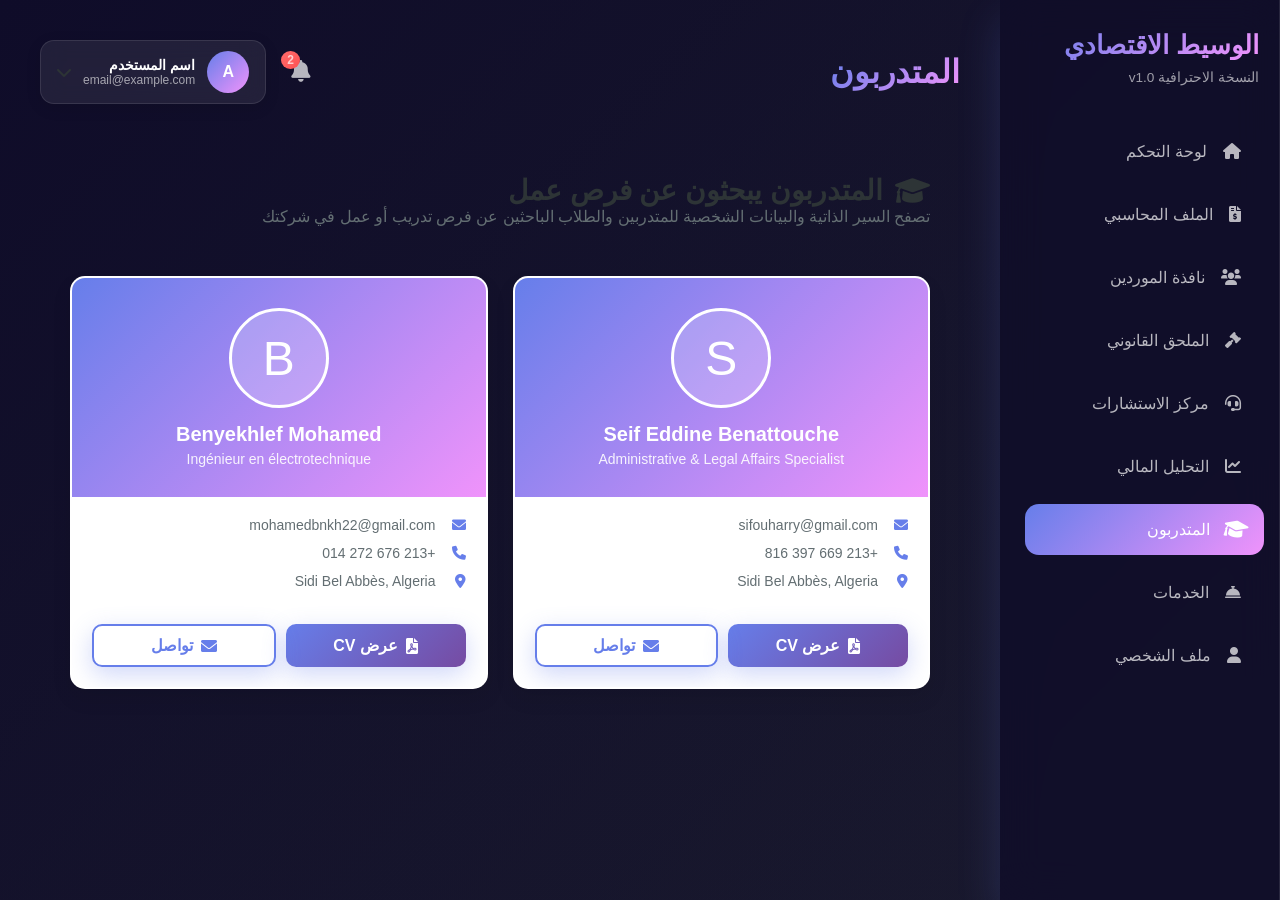
<file: trainees.html>
<!DOCTYPE html>
<html lang="ar" dir="rtl">
<head>
    <meta charset="UTF-8">
    <title>المتدربون - الوسيط الاقتصادي</title>
    <link rel="stylesheet" href="css/style.css">
    <link rel="stylesheet" href="https://cdnjs.cloudflare.com/ajax/libs/font-awesome/6.0.0/css/all.min.css">
    <style>
        /* خلفية ضبابية للـ Modal */
        .cv-modal-overlay {
            display: none;
            position: fixed;
            top: 0;
            left: 0;
            width: 100%;
            height: 100%;
            background: rgba(0, 0, 0, 0.5);
            backdrop-filter: blur(8px);
            -webkit-backdrop-filter: blur(8px);
            z-index: 2000;
            justify-content: center;
            align-items: center;
        }

        .cv-modal-overlay.active {
            display: flex;
        }

        .cv-modal-content {
            background: white;
            border-radius: 20px;
            box-shadow: 0 20px 60px rgba(0, 0, 0, 0.3);
            position: relative;
            max-width: 900px;
            width: 90%;
            max-height: 80vh;
            overflow-y: auto;
            animation: slideUp 0.3s ease;
        }

        @keyframes slideUp {
            from {
                opacity: 0;
                transform: translateY(40px);
            }
            to {
                opacity: 1;
                transform: translateY(0);
            }
        }

        .cv-modal-header {
            display: flex;
            justify-content: space-between;
            align-items: center;
            padding: 25px;
            border-bottom: 1px solid #e5e7eb;
            background: linear-gradient(135deg, var(--primary) 0%, var(--secondary) 100%);
            color: white;
            border-radius: 20px 20px 0 0;
        }

        .cv-modal-header h2 {
            margin: 0;
            font-size: 24px;
        }

        .cv-close-btn {
            background: rgba(255, 255, 255, 0.2);
            border: none;
            color: white;
            font-size: 28px;
            cursor: pointer;
            border-radius: 50%;
            width: 40px;
            height: 40px;
            display: flex;
            align-items: center;
            justify-content: center;
            transition: 0.3s;
        }

        .cv-close-btn:hover {
            background: rgba(255, 255, 255, 0.3);
        }

        .cv-modal-body {
            padding: 30px;
        }

        .cv-frame {
            border: 2px solid var(--border);
            border-radius: 15px;
            height: 600px;
            background: white;
        }

        /* قائمة الملفات */
        .trainees-container {
            display: grid;
            grid-template-columns: repeat(auto-fill, minmax(300px, 1fr));
            gap: 25px;
            padding: 30px;
        }

        .trainee-card {
            background: white;
            border-radius: 15px;
            overflow: hidden;
            box-shadow: var(--shadow);
            transition: var(--transition);
            cursor: pointer;
            border: 2px solid transparent;
        }

        .trainee-card:hover {
            transform: translateY(-8px);
            box-shadow: var(--shadow-lg);
            border-color: var(--primary);
        }

        .trainee-header {
            background: linear-gradient(135deg, var(--primary), var(--secondary));
            padding: 30px;
            text-align: center;
            color: white;
        }

        .trainee-avatar {
            width: 100px;
            height: 100px;
            border-radius: 50%;
            background: rgba(255, 255, 255, 0.2);
            display: flex;
            align-items: center;
            justify-content: center;
            font-size: 48px;
            margin: 0 auto 15px;
            border: 3px solid white;
        }

        .trainee-name {
            font-size: 20px;
            font-weight: bold;
            margin-bottom: 5px;
        }

        .trainee-specialty {
            font-size: 14px;
            opacity: 0.9;
        }

        .trainee-body {
            padding: 20px;
        }

        .trainee-info {
            display: flex;
            align-items: center;
            gap: 10px;
            margin-bottom: 12px;
            color: var(--text-light);
            font-size: 14px;
        }

        .trainee-info i {
            color: var(--primary);
            width: 20px;
        }

        .trainee-buttons {
            display: flex;
            gap: 10px;
            margin-top: 20px;
        }

        .btn-cv {
            flex: 1;
            padding: 10px 15px;
            border: none;
            border-radius: 10px;
            background: linear-gradient(135deg, var(--primary), var(--primary-dark));
            color: white;
            cursor: pointer;
            font-weight: bold;
            transition: var(--transition);
            display: flex;
            align-items: center;
            justify-content: center;
            gap: 8px;
        }

        .btn-cv:hover {
            transform: scale(1.05);
            box-shadow: 0 5px 15px rgba(102, 126, 234, 0.4);
        }

        .btn-contact {
            flex: 1;
            padding: 10px 15px;
            border: 2px solid var(--primary);
            border-radius: 10px;
            background: transparent;
            color: var(--primary);
            cursor: pointer;
            font-weight: bold;
            transition: var(--transition);
            display: flex;
            align-items: center;
            justify-content: center;
            gap: 8px;
        }

        .btn-contact:hover {
            background: var(--primary);
            color: white;
        }

        .empty-state {
            text-align: center;
            padding: 60px 20px;
            color: var(--text-light);
        }

        .empty-state i {
            font-size: 64px;
            color: var(--primary);
            margin-bottom: 20px;
            opacity: 0.3;
        }

        .section-title {
            padding: 30px 30px 0 30px;
            font-size: 28px;
            font-weight: bold;
            color: var(--text);
            display: flex;
            align-items: center;
            gap: 12px;
        }

        .section-subtitle {
            padding: 0 30px 20px 30px;
            color: var(--text-light);
            font-size: 16px;
        }
    </style>
</head>
<body class="dashboard-body">

<div class="dashboard-container">

    <!-- Sidebar -->
    <aside class="sidebar">
        <div class="sidebar-logo">
            <h2>الوسيط الاقتصادي</h2>
            <span>النسخة الاحترافية v1.0</span>
        </div>
        <ul class="sidebar-menu">
            <li onclick="smoothNavigate('dashboard.html')"><i class="fas fa-home"></i> لوحة التحكم</li>
            <li onclick="smoothNavigate('accounting.html')"><i class="fas fa-file-invoice-dollar"></i> الملف المحاسبي</li>
            <li onclick="smoothNavigate('suppliers.html')"><i class="fas fa-users"></i> نافذة الموردين</li>
            <li onclick="smoothNavigate('legal.html')"><i class="fas fa-gavel"></i> الملحق القانوني</li>
            <li onclick="smoothNavigate('support.html')"><i class="fas fa-headset"></i> مركز الاستشارات</li>
            <li onclick="smoothNavigate('analysis.html')">
                <i class="fas fa-chart-line"></i>
                التحليل المالي
            </li>
            <li class="active"><i class="fas fa-graduation-cap"></i> المتدربون</li>
            <li onclick="openService('services')"><i class="fas fa-concierge-bell"></i> الخدمات</li>
            <li onclick="showProfileModal()" class="sidebar-profile"><i class="fas fa-user"></i> ملف الشخصي</li>
        </ul>
    </aside>

    <!-- Main Content -->
    <main class="main-content">
        <header class="dashboard-header">
            <h1>المتدربون</h1>
            <div class="user-info">

                <!-- Notifications -->
                <div class="notifications" onclick="showAlerts()">
                    <i class="fas fa-bell"></i>
                    <span class="badge">2</span>
                </div>

                <!-- User Profile -->
                <div class="user-profile" onclick="toggleProfileMenu()">
                    <div class="user-avatar">A</div>
                    <div class="user-details">
                        <h4 id="userName">اسم المستخدم</h4>
                        <p id="userEmail">email@example.com</p>
                    </div>
                    <i class="fas fa-chevron-down"></i>

                    <!-- Dropdown Menu -->
                    <div id="profileMenu" class="profile-menu hidden">
                        <p onclick="showProfileModal()"><i class="fas fa-user"></i> الملف الشخصي</p>
                        <p onclick="logout()"><i class="fas fa-sign-out-alt"></i> تسجيل الخروج</p>
                    </div>
                </div>
            </div>
        </header>

        <!-- Alerts Box -->
        <div id="alertsBox" class="alerts-box hidden">
            <p><i class="fas fa-info-circle"></i> توفر متدربين جدد يبحثون عن فرص تدريب</p>
            <button onclick="addAlert()">إضافة إشعار</button>
        </div>

        <!-- Profile Modal -->
        <div id="profileModal" class="modal" style="display: none;">
            <div class="modal-content">
                <span class="close" onclick="closeProfileModal()">&times;</span>
                <h3>تحرير الملف الشخصي</h3>
                <label>الاسم:</label>
                <input type="text" id="profile-name" value="اسم المستخدم">
                <label>البريد الإلكتروني:</label>
                <input type="email" id="profile-email" value="email@example.com">
                <button onclick="saveProfile()">حفظ</button>
            </div>
        </div>

        <!-- Section Title -->
        <div class="section-title">
            <i class="fas fa-graduation-cap"></i>
            المتدربون يبحثون عن فرص عمل
        </div>
        <div class="section-subtitle">
            تصفح السير الذاتية والبيانات الشخصية للمتدربين والطلاب الباحثين عن فرص تدريب أو عمل في شركتك
        </div>

        <!-- Trainees List -->
        <div class="trainees-container" id="traineesContainer">
            <!-- سيتم ملؤها بالـ JavaScript -->
        </div>

    </main>

</div>

<!-- CV Modal Overlay with Blur Effect -->
<div class="cv-modal-overlay" id="cvModalOverlay">
    <div class="cv-modal-content">
        <div class="cv-modal-header">
            <h2 id="cvModalTitle">السيرة الذاتية</h2>
            <button class="cv-close-btn" onclick="closeCVModal()">×</button>
        </div>
        <div class="cv-modal-body">
            <iframe id="cvFrame" class="cv-frame" src=""></iframe>
        </div>
    </div>
</div>

<script src="javascript/script.js"></script>
<script>
    // بيانات المتدربين
    const traineesData = [
        {
            id: 1,
            name: "Seif Eddine Benattouche",
            specialty: "Administrative & Legal Affairs Specialist",
            email: "sifouharry@gmail.com",
            phone: "+213 669 397 816",
            location: "Sidi Bel Abbès, Algeria",
            avatar: "S",
            cvFile: "cv/cv1pdf.pdf"
        },
        {
            id: 2,
            name: "Benyekhlef Mohamed",
            specialty: "Ingénieur en électrotechnique",
            email: "mohamedbnkh22@gmail.com",
            phone: "+213 676 272 014",
            location: "Sidi Bel Abbès, Algeria",
            avatar: "B",
            cvFile: "cv/cv2pdf.pdf"
        }
    ];

    // تحميل بيانات المتدربين عند فتح الصفحة
    window.addEventListener('DOMContentLoaded', function() {
        loadTrainees();
    });

    // دالة لتحميل المتدربين
    function loadTrainees() {
        const container = document.getElementById('traineesContainer');
        
        if (traineesData.length === 0) {
            container.innerHTML = `
                <div style="grid-column: 1/-1;">
                    <div class="empty-state">
                        <i class="fas fa-graduation-cap"></i>
                        <h3>لا توجد متدربون حالياً</h3>
                        <p>سيتم إضافة المتدربين الجدد قريباً</p>
                    </div>
                </div>
            `;
            return;
        }

        container.innerHTML = traineesData.map(trainee => `
            <div class="trainee-card">
                <div class="trainee-header">
                    <div class="trainee-avatar">${trainee.avatar}</div>
                    <div class="trainee-name">${trainee.name}</div>
                    <div class="trainee-specialty">${trainee.specialty}</div>
                </div>
                <div class="trainee-body">
                    <div class="trainee-info">
                        <i class="fas fa-envelope"></i>
                        <span>${trainee.email}</span>
                    </div>
                    <div class="trainee-info">
                        <i class="fas fa-phone"></i>
                        <span>${trainee.phone}</span>
                    </div>
                    <div class="trainee-info">
                        <i class="fas fa-map-marker-alt"></i>
                        <span>${trainee.location}</span>
                    </div>
                    <div class="trainee-buttons">
                        <button class="btn-cv" onclick="openCVModal(${trainee.id}, '${trainee.name}', '${trainee.cvFile}')">
                            <i class="fas fa-file-pdf"></i> عرض CV
                        </button>
                        <button class="btn-contact">
                            <i class="fas fa-envelope"></i> تواصل
                        </button>
                    </div>
                </div>
            </div>
        `).join('');
    }

    // دالة لفتح الـ CV في نافذة بخلفية ضبابية
    function openCVModal(id, name, cvFile) {
        const overlay = document.getElementById('cvModalOverlay');
        const iframe = document.getElementById('cvFrame');
        const title = document.getElementById('cvModalTitle');
        
        title.textContent = `السيرة الذاتية - ${name}`;
        iframe.src = cvFile;
        overlay.classList.add('active');
    }

    // دالة لإغلاق الـ CV Modal
    function closeCVModal() {
        const overlay = document.getElementById('cvModalOverlay');
        overlay.classList.remove('active');
        document.getElementById('cvFrame').src = '';
    }

    // إغلاق الـ Modal عند الضغط خارجه
    document.addEventListener('DOMContentLoaded', function() {
        const overlay = document.getElementById('cvModalOverlay');
        overlay.addEventListener('click', function(e) {
            if (e.target === overlay) {
                closeCVModal();
            }
        });
    });

    // دالة التنقل السلس
    function smoothNavigate(page) {
        window.location.href = page;
    }
</script>
</body>
</html>
</file>
<file: css/style.css>
/* ==========================
   VARIABLES & RESET
========================== */
:root {
    --primary: #667eea;
    --primary-dark: #764ba2;
    --secondary: #f093fb;
    --accent: #4facfe;
    --dark: #0f0c29;
    --light: #ffffff;
    --text: #2d3436;
    --text-light: #636e72;
    --bg: #f8f9fa;
    --bg-light: #eef2f7;
    --bg-dark: #1a1a2e;
    --card-bg: #ffffff;
    --border: #e5e7eb;
    --shadow: 0 10px 20px rgba(0,0,0,0.08);
    --shadow-lg: 0 20px 40px rgba(102, 126, 234, 0.2);
    --radius: 20px;
    --transition: all 0.3s cubic-bezier(0.4, 0, 0.2, 1);
}

* {
    box-sizing: border-box;
    margin: 0;
    padding: 0;
}

html {
    scroll-behavior: smooth;
}

body {
    font-family: 'Segoe UI', 'Roboto', 'Oxygen', sans-serif;
    background: linear-gradient(135deg, var(--dark) 0%, var(--bg-dark) 100%);
    color: var(--text);
    overflow-x: hidden;
    min-height: 100vh;
}

/* ==========================
   LOGIN PAGE - MODERN
========================== */
.container { 
    display: flex; 
    height: 100vh;
    background: linear-gradient(135deg, var(--dark) 0%, var(--bg-dark) 100%);
}

.left {
    width: 50%;
    background: linear-gradient(135deg, var(--primary), var(--secondary));
    color: white;
    display: flex;
    flex-direction: column;
    justify-content: center;
    align-items: center;
    animation: slideLeft 1s ease;
    position: relative;
    overflow: hidden;
}

.left::before {
    content: '';
    position: absolute;
    width: 400px;
    height: 400px;
    background: radial-gradient(circle, rgba(255, 255, 255, 0.1) 0%, transparent 70%);
    border-radius: 50%;
    top: -100px;
    right: -100px;
    animation: float 6s ease-in-out infinite;
}

.left::after {
    content: '';
    position: absolute;
    width: 300px;
    height: 300px;
    background: radial-gradient(circle, rgba(255, 255, 255, 0.1) 0%, transparent 70%);
    border-radius: 50%;
    bottom: -50px;
    left: -100px;
    animation: float 8s ease-in-out infinite reverse;
}

@keyframes float {
    0%, 100% { transform: translateY(0px); }
    50% { transform: translateY(30px); }
}

.animated-logo {
    font-size: 48px;
    font-weight: bold;
    height: 60px;
    overflow: hidden;
    margin-bottom: 20px;
    text-align: center;
    z-index: 10;
    animation: fadeInDown 0.8s ease;
}

@keyframes fadeInDown {
    from { opacity: 0; transform: translateY(-30px); }
    to { opacity: 1; transform: translateY(0); }
}

.animated-logo span {
    display: inline-block;
    opacity: 0;
    transition: opacity 0.5s ease-in-out;
    animation: pulse 2s infinite;
}

@keyframes pulse {
    0%, 100% { transform: scale(1); }
    50% { transform: scale(1.05); }
}

.slogan { 
    margin-top: 25px; 
    font-size: 18px; 
    text-align: center; 
    width: 70%; 
    z-index: 10;
    opacity: 0.95;
    animation: fadeInUp 0.8s ease 0.2s both;
}

@keyframes fadeInUp {
    from { opacity: 0; transform: translateY(30px); }
    to { opacity: 1; transform: translateY(0); }
}

.right {
    width: 50%;
    display: flex;
    justify-content: center;
    align-items: center;
    background: linear-gradient(135deg, rgba(15, 12, 41, 0.8), rgba(26, 26, 46, 0.8));
    animation: slideRight 1s ease;
    backdrop-filter: blur(20px);
}

.login-card {
    background: rgba(255, 255, 255, 0.05);
    backdrop-filter: blur(30px);
    border: 1px solid rgba(255, 255, 255, 0.1);
    padding: 50px;
    width: 380px;
    border-radius: 25px;
    box-shadow: 0 20px 60px rgba(0, 0, 0, 0.3);
    animation: fadeIn 1.5s ease;
    transition: var(--transition);
}

.login-card:hover {
    border-color: rgba(102, 126, 234, 0.3);
    box-shadow: 0 25px 70px rgba(102, 126, 234, 0.2);
}

.login-card h2 { 
    text-align: center; 
    margin-bottom: 30px;
    color: white;
    font-size: 28px;
    background: linear-gradient(135deg, var(--primary), var(--secondary));
    -webkit-background-clip: text;
    -webkit-text-fill-color: transparent;
    background-clip: text;
}

input {
    width: 100%;
    padding: 14px 16px;
    margin: 12px 0;
    border: 1px solid rgba(255, 255, 255, 0.2);
    border-radius: 12px;
    transition: var(--transition);
    background: rgba(255, 255, 255, 0.1);
    backdrop-filter: blur(10px);
    color: white;
    font-size: 15px;
}

input::placeholder {
    color: rgba(255, 255, 255, 0.6);
}

input:focus {
    border-color: rgba(102, 126, 234, 0.5);
    outline: none;
    box-shadow: 0 0 20px rgba(102, 126, 234, 0.3);
    background: rgba(255, 255, 255, 0.15);
}

input[type="text"]:hover,
input[type="password"]:hover {
    border-color: rgba(102, 126, 234, 0.4);
    background: rgba(255, 255, 255, 0.12);
}

.password-box { 
    position: relative;
}

.eye {
    position: absolute;
    left: 15px;
    top: 50%;
    transform: translateY(-50%);
    cursor: pointer;
    font-size: 20px;
    color: rgba(255, 255, 255, 0.7);
    transition: var(--transition);
}

.eye:hover { 
    color: white;
    transform: translateY(-50%) scale(1.2);
}

button {
    width: 100%;
    padding: 14px;
    background: linear-gradient(135deg, var(--primary), var(--secondary));
    color: white;
    border: none;
    border-radius: 12px;
    cursor: pointer;
    font-size: 16px;
    font-weight: 600;
    margin-top: 15px;
    transition: var(--transition);
    box-shadow: 0 8px 25px rgba(102, 126, 234, 0.3);
}

button:hover {
    transform: translateY(-3px);
    box-shadow: 0 12px 35px rgba(102, 126, 234, 0.5);
}

button:active {
    transform: translateY(0);
}

a {
    display: block;
    margin-top: 12px;
    text-align: center;
    text-decoration: none;
    color: rgba(102, 126, 234, 0.8);
    font-size: 14px;
    transition: color 0.3s ease;
}

a:hover {
    color: var(--primary);
    text-decoration: underline;
}

.error {
    color: #ff6b6b;
    font-size: 13px;
    margin-top: 5px;
    display: block;
    animation: slideInRight 0.3s ease;
}

/* ==========================
   ANIMATIONS
========================== */
@keyframes slideLeft { from { transform: translateX(-100%); opacity: 0; } to { transform: translateX(0); opacity:1; } }
@keyframes slideRight { from { transform: translateX(100%); opacity: 0; } to { transform: translateX(0); opacity:1; } }
@keyframes fadeIn { from { opacity:0; transform: translateY(30px); } to { opacity:1; transform:translateY(0); } }

/* ==========================
   DASHBOARD & SIDEBAR - MODERN
========================== */
.dashboard-container { 
    display: flex; 
    min-height: 100vh;
    background: linear-gradient(135deg, var(--dark) 0%, var(--bg-dark) 100%);
}

/* Sidebar */
.sidebar {
    width: 280px;
    background: rgba(15, 12, 41, 0.7);
    backdrop-filter: blur(20px);
    border-right: 1px solid rgba(255, 255, 255, 0.1);
    color: white;
    padding: 30px 20px;
    box-shadow: var(--shadow-lg);
    transition: var(--transition);
    position: sticky;
    top: 0;
    height: 100vh;
    overflow-y: auto;
}

.sidebar-logo h2 { 
    margin-bottom: 8px; 
    font-size: 1.6rem;
    background: linear-gradient(135deg, var(--primary), var(--secondary));
    -webkit-background-clip: text;
    -webkit-text-fill-color: transparent;
    background-clip: text;
}

.sidebar-logo span { 
    font-size: 0.85rem; 
    color: rgba(255, 255, 255, 0.6);
}

.sidebar-menu {
    list-style: none;
    padding: 0;
    margin-top: 40px;
}

.sidebar-menu li {
    padding: 16px 18px;
    margin-bottom: 12px;
    cursor: pointer;
    border-radius: 14px;
    transition: var(--transition);
    background: transparent;
    color: rgba(255, 255, 255, 0.7);
    font-weight: 500;
    position: relative;
}

.sidebar-menu li::before {
    content: '';
    position: absolute;
    left: 0;
    top: 0;
    width: 0;
    height: 100%;
    background: linear-gradient(135deg, var(--primary), var(--secondary));
    border-radius: 14px;
    transition: width 0.3s ease;
    z-index: -1;
}

.sidebar-menu li:hover,
.sidebar-menu li.active {
    color: white;
    transform: translateX(5px);
}

.sidebar-menu li:hover::before,
.sidebar-menu li.active::before {
    width: 100%;
}

.sidebar-menu li i { 
    margin-left: 12px;
    transition: transform 0.3s ease;
}

.sidebar-menu li:hover i,
.sidebar-menu li.active i {
    transform: scale(1.2) rotate(10deg);
}

/* Main Content */
.main-content {
    flex: 1;
    padding: 40px;
    background: linear-gradient(135deg, rgba(15, 12, 41, 0.3) 0%, rgba(26, 26, 46, 0.3) 100%);
    transition: var(--transition);
    overflow-y: auto;
}

body.dark-mode .main-content {
    background: var(--bg-dark);
}

/* Dashboard Header */
.dashboard-header {
    display: flex;
    justify-content: space-between;
    align-items: center;
    margin-bottom: 40px;
}

.dashboard-header h1 {
    color: white;
    font-size: 32px;
    background: linear-gradient(135deg, var(--primary), var(--secondary));
    -webkit-background-clip: text;
    -webkit-text-fill-color: transparent;
    background-clip: text;
}

.user-info {
    display: flex;
    align-items: center;
    gap: 25px;
}

.user-info span { 
    cursor: pointer;
    color: rgba(255, 255, 255, 0.7);
    transition: color 0.3s ease;
}

.user-info span:hover {
    color: white;
}

.notifications {
    position: relative;
    font-size: 22px;
    cursor: pointer;
    color: rgba(255, 255, 255, 0.7);
    transition: color 0.3s ease;
}

.notifications:hover {
    color: white;
}

.badge {
    position: absolute;
    top: -8px;
    left: -10px;
    background: linear-gradient(135deg, #ff6b6b, #ff5252);
    color: white;
    border-radius: 50%;
    font-size: 12px;
    padding: 2px 6px;
    font-weight: 600;
}

.user-profile {
    display: flex;
    align-items: center;
    background: rgba(255, 255, 255, 0.08);
    backdrop-filter: blur(10px);
    padding: 10px 16px;
    border-radius: 14px;
    cursor: pointer;
    position: relative;
    box-shadow: 0 4px 15px rgba(0, 0, 0, 0.1);
    gap: 12px;
    transition: var(--transition);
    border: 1px solid rgba(255, 255, 255, 0.1);
}

.user-profile:hover { 
    transform: translateY(-3px);
    background: rgba(255, 255, 255, 0.12);
    border-color: rgba(102, 126, 234, 0.3);
}

.user-avatar {
    width: 42px;
    height: 42px;
    background: linear-gradient(135deg, var(--primary), var(--secondary));
    color: white;
    border-radius: 50%;
    display: flex;
    align-items: center;
    justify-content: center;
    font-weight: bold;
    font-size: 16px;
}

.user-details h4 { 
    margin: 0; 
    font-size: 14px;
    color: white;
}

.user-details p { 
    margin: 0; 
    font-size: 12px; 
    color: rgba(255, 255, 255, 0.6);
}

.profile-menu {
    position: absolute;
    top: 60px;
    left: -100px;
    z-index: 999;
    background: rgba(15, 12, 41, 0.9);
    backdrop-filter: blur(20px);
    width: 180px;
    border-radius: 14px;
    box-shadow: 0 10px 30px rgba(0, 0, 0, 0.3);
    padding: 12px;
    transition: var(--transition);
    border: 1px solid rgba(255, 255, 255, 0.1);
}

.profile-menu p { 
    margin: 0; 
    padding: 12px; 
    cursor: pointer;
    color: rgba(255, 255, 255, 0.7);
    border-radius: 8px;
    transition: var(--transition);
    font-size: 14px;
}

.profile-menu p:hover { 
    background: rgba(102, 126, 234, 0.2);
    color: white;
}

.hidden { display: none; }

/* ==========================
   WIDGETS & CARDS - MODERN
========================== */
.widgets, .legal-widgets, .support-widgets,
.accounting-cards, .analysis-cards {
    display: grid;
    grid-template-columns: repeat(auto-fit, minmax(300px, 1fr));
    gap: 28px;
    margin: 35px 0;
}

.widget-card, .card {
    background: rgba(255, 255, 255, 0.05);
    backdrop-filter: blur(30px);
    border: 1px solid rgba(255, 255, 255, 0.1);
    padding: 30px;
    border-radius: 20px;
    display: flex;
    align-items: center;
    justify-content: space-between;
    box-shadow: 0 10px 30px rgba(0, 0, 0, 0.2);
    transition: var(--transition);
    cursor: pointer;
    position: relative;
    overflow: hidden;
}

.widget-card::before, .card::before {
    content: '';
    position: absolute;
    top: 0;
    left: -100%;
    width: 100%;
    height: 100%;
    background: linear-gradient(90deg, transparent, rgba(255, 255, 255, 0.1), transparent);
    transition: left 0.5s ease;
}

.widget-card:hover::before, .card:hover::before {
    left: 100%;
}

.card i {
    font-size: 48px;
    color: white;
    margin-bottom: 15px;
}

.card:hover {
    transform: translateY(-12px);
    border-color: rgba(102, 126, 234, 0.3);
    background: rgba(255, 255, 255, 0.08);
    box-shadow: 0 20px 50px rgba(102, 126, 234, 0.2);
}

.widget-card:hover, .card:hover {
    transform: translateY(-12px) scale(1.02);
}

.widget-icon, .card i {
    font-size: 3.5rem;
    background: linear-gradient(135deg, var(--primary), var(--secondary));
    -webkit-background-clip: text;
    -webkit-text-fill-color: transparent;
    background-clip: text;
    margin-left: 20px;
    padding: 0;
    border-radius: 0;
    display: flex;
    align-items: center;
    justify-content: center;
    transition: transform 0.3s ease;
}

.widget-card:hover .widget-icon, .card:hover i {
    transform: scale(1.2) rotate(10deg);
}

.widget-data h3, .card h3 {
    margin: 0;
    font-size: 1.5rem;
    font-weight: 700;
    color: white;
}

.widget-data p, .card p {
    margin: 8px 0 0 0;
    font-size: 0.95rem;
    color: rgba(255, 255, 255, 0.7);
    line-height: 1.5;
}

/* ==========================
   TABLES - MODERN
========================== */
.accounting-section, .suppliers-section {
    background: rgba(255, 255, 255, 0.05);
    backdrop-filter: blur(30px);
    border: 1px solid rgba(255, 255, 255, 0.1);
    padding: 30px;
    border-radius: 20px;
    margin-top: 30px;
    transition: var(--transition);
}

.accounting-header, .suppliers-header {
    display: flex;
    justify-content: space-between;
    align-items: center;
    margin-bottom: 25px;
    flex-wrap: wrap;
    gap: 15px;
}

.accounting-header h2, .suppliers-header h2 {
    color: white;
    font-size: 24px;
}

.add-btn { 
    background: linear-gradient(135deg, var(--primary), var(--secondary));
    color: white; 
    border: none; 
    padding: 12px 20px; 
    border-radius: 10px; 
    cursor: pointer; 
    transition: var(--transition);
    font-weight: 600;
    box-shadow: 0 6px 20px rgba(102, 126, 234, 0.3);
}

.add-btn:hover { 
    transform: translateY(-2px);
    box-shadow: 0 10px 30px rgba(102, 126, 234, 0.4);
}

.accounting-table, .suppliers-table { 
    width: 100%; 
    border-collapse: collapse;
    overflow: hidden;
}

.accounting-table th, .accounting-table td,
.suppliers-table th, .suppliers-table td {
    padding: 16px;
    border-bottom: 1px solid rgba(255, 255, 255, 0.1);
    text-align: center;
    color: rgba(255, 255, 255, 0.8);
}

.accounting-table th, .suppliers-table th { 
    background: rgba(102, 126, 234, 0.1);
    color: white;
    font-weight: 600;
    border-bottom: 2px solid rgba(102, 126, 234, 0.3);
}

.accounting-table tbody tr {
    transition: var(--transition);
}

.accounting-table tbody tr:hover {
    background: rgba(102, 126, 234, 0.1);
    transform: translateX(5px);
}

.paid { 
    color: #4caf50; 
    font-weight: bold;
    background: rgba(76, 175, 80, 0.1);
    padding: 6px 12px;
    border-radius: 8px;
    display: inline-block;
}

.pending { 
    color: #ff9800; 
    font-weight: bold;
    background: rgba(255, 152, 0, 0.1);
    padding: 6px 12px;
    border-radius: 8px;
    display: inline-block;
}

.delete-btn { 
    background: linear-gradient(135deg, #ff6b6b, #ee5a6f);
    color: white; 
    border: none; 
    padding: 8px 12px; 
    cursor: pointer; 
    border-radius: 8px; 
    transition: var(--transition);
    font-weight: 600;
}

.delete-btn:hover { 
    transform: translateY(-2px);
    box-shadow: 0 6px 15px rgba(255, 107, 107, 0.3);
}

/* ==========================
   SERVICE, LEGAL & SUPPORT - MODERN
========================== */
.service-container, .legal-content, .support-content { 
    width: 95%; 
    margin: auto; 
    padding: 30px;
    transition: var(--transition);
}

.service-header, .legal-container h1, .support-container h1 { 
    font-size: 32px; 
    color: white;
    margin-bottom: 30px;
    background: linear-gradient(135deg, var(--primary), var(--secondary));
    -webkit-background-clip: text;
    -webkit-text-fill-color: transparent;
    background-clip: text;
}

.service-description { 
    background: rgba(255, 255, 255, 0.05);
    backdrop-filter: blur(30px);
    border: 1px solid rgba(255, 255, 255, 0.1);
    padding: 30px; 
    border-radius: 20px; 
    margin-bottom: 35px;
    color: rgba(255, 255, 255, 0.85);
    line-height: 1.8;
}

.support-widgets {
    display: grid;
    grid-template-columns: repeat(auto-fit, minmax(320px, 1fr));
    gap: 28px;
    margin-bottom: 35px;
}

.support-widgets .widget-card {
    background: rgba(255, 255, 255, 0.05);
    backdrop-filter: blur(30px);
    border: 1px solid rgba(255, 255, 255, 0.1);
    border-radius: 20px;
    padding: 35px;
    text-align: center;
    box-shadow: 0 10px 30px rgba(0, 0, 0, 0.2);
    transition: var(--transition);
    cursor: pointer;
    display: flex;
    flex-direction: column;
    align-items: center;
    justify-content: center;
    gap: 20px;
    min-height: 260px;
    position: relative;
    overflow: hidden;
}

.support-widgets .widget-card::before {
    content: '';
    position: absolute;
    top: 0;
    left: -100%;
    width: 100%;
    height: 100%;
    background: linear-gradient(90deg, transparent, rgba(255, 255, 255, 0.1), transparent);
    transition: left 0.5s ease;
}

.support-widgets .widget-card:hover::before {
    left: 100%;
}

.support-widgets .widget-card:hover {
    transform: translateY(-15px);
    border-color: rgba(102, 126, 234, 0.3);
    background: rgba(255, 255, 255, 0.08);
    box-shadow: 0 20px 50px rgba(102, 126, 234, 0.2);
}

.support-widgets .widget-icon {
    width: 90px;
    height: 90px;
    display: flex;
    align-items: center;
    justify-content: center;
    border-radius: 50%;
    background: linear-gradient(135deg, rgba(102, 126, 234, 0.2), rgba(240, 147, 251, 0.2));
    margin: 0 auto;
    transition: var(--transition);
    border: 2px solid rgba(102, 126, 234, 0.3);
}

.support-widgets .widget-icon i {
    font-size: 2.5rem;
    background: linear-gradient(135deg, var(--primary), var(--secondary));
    -webkit-background-clip: text;
    -webkit-text-fill-color: transparent;
    background-clip: text;
}

.support-widgets .widget-card:hover .widget-icon {
    background: linear-gradient(135deg, rgba(102, 126, 234, 0.3), rgba(240, 147, 251, 0.3));
    transform: scale(1.1) rotate(10deg);
    border-color: rgba(102, 126, 234, 0.5);
}

.support-widgets .widget-data h3 {
    margin: 10px 0 6px;
    color: white;
    font-size: 1.4rem;
    font-weight: 700;
}

.support-widgets .widget-data p {
    color: rgba(255, 255, 255, 0.7);
    line-height: 1.6;
    margin: 0;
}

/* ==========================
   ALERTS & FORMS - MODERN
========================== */
.alerts-box {
    background: rgba(255, 193, 7, 0.1);
    border: 1px solid rgba(255, 193, 7, 0.3);
    color: #ffc107;
    padding: 18px;
    border-radius: 14px;
    margin-bottom: 25px;
    backdrop-filter: blur(10px);
}

.alerts-box p {
    margin: 8px 0;
}

/* Add Supplier Form */
.add-supplier-form {
    background: rgba(255, 255, 255, 0.05);
    backdrop-filter: blur(30px);
    border: 1px solid rgba(255, 255, 255, 0.1);
    padding: 30px;
    border-radius: 20px;
    box-shadow: 0 10px 30px rgba(0, 0, 0, 0.2);
    margin-bottom: 30px;
}

.add-supplier-form h3 {
    margin-bottom: 20px;
    color: white;
    font-size: 1.5rem;
    background: linear-gradient(135deg, var(--primary), var(--secondary));
    -webkit-background-clip: text;
    -webkit-text-fill-color: transparent;
    background-clip: text;
}

.add-supplier-form input, .add-supplier-form select {
    display: block;
    width: 100%;
    padding: 14px 16px;
    margin-bottom: 14px;
    border: 1px solid rgba(255, 255, 255, 0.2);
    border-radius: 12px;
    font-size: 14px;
    background: rgba(255, 255, 255, 0.08);
    backdrop-filter: blur(10px);
    color: white;
    transition: var(--transition);
}

.add-supplier-form input::placeholder {
    color: rgba(255, 255, 255, 0.5);
}

.add-supplier-form input:focus,
.add-supplier-form select:focus {
    outline: none;
    border-color: rgba(102, 126, 234, 0.5);
    box-shadow: 0 0 20px rgba(102, 126, 234, 0.3);
    background: rgba(255, 255, 255, 0.12);
}

.add-supplier-form button {
    padding: 12px 20px;
    margin-right: 12px;
    margin-bottom: 10px;
    border: none;
    border-radius: 10px;
    cursor: pointer;
    font-weight: 600;
    transition: var(--transition);
}

.add-supplier-form button:first-of-type {
    background: linear-gradient(135deg, var(--primary), var(--secondary));
    color: white;
    box-shadow: 0 6px 20px rgba(102, 126, 234, 0.3);
}

.add-supplier-form button:first-of-type:hover {
    transform: translateY(-2px);
    box-shadow: 0 10px 30px rgba(102, 126, 234, 0.4);
}

.add-supplier-form button:last-of-type {
    background: rgba(255, 255, 255, 0.1);
    color: white;
    border: 1px solid rgba(255, 255, 255, 0.2);
}

.add-supplier-form button:last-of-type:hover {
    background: rgba(255, 255, 255, 0.15);
}

/* ==========================
   ANIMATIONS
========================== */
@keyframes slideLeft { from { transform: translateX(-100%); opacity: 0; } to { transform: translateX(0); opacity:1; } }
@keyframes slideRight { from { transform: translateX(100%); opacity: 0; } to { transform: translateX(0); opacity:1; } }
@keyframes fadeIn { from { opacity:0; transform: translateY(30px); } to { opacity:1; transform:translateY(0); } }
@keyframes slideInLeft { from { transform: translateX(100%); opacity: 0; } to { transform: translateX(0); opacity: 1; } }
.status {
    padding: 8px 16px;
    border-radius: 12px;
    font-size: 12px;
    font-weight: bold;
    display: inline-block;
    text-align: center;
}
.status.paid { 
    background: linear-gradient(135deg, #4caf50, #45a049);
    color: white;
    box-shadow: 0 4px 12px rgba(76, 175, 80, 0.3);
}
.status.pending { 
    background: linear-gradient(135deg, #ff9800, #f57c00);
    color: white;
    box-shadow: 0 4px 12px rgba(255, 152, 0, 0.3);
}
.status.overdue { 
    background: linear-gradient(135deg, #f44336, #e53935);
    color: white;
    box-shadow: 0 4px 12px rgba(244, 67, 54, 0.3);
}
.accounting-table {
    width: 100%;
    border-collapse: collapse;
    border-radius: 12px;
    overflow: hidden;
    box-shadow: 0 5px 15px rgba(0,0,0,0.05);
}

.accounting-table thead th {
    background: rgba(102, 126, 234, 0.15);
    color: white;
    font-weight: 700;
    text-align: center;
    padding: 12px;
    border-bottom: 2px solid rgba(102, 126, 234, 0.3);
}

.accounting-table tbody tr {
    background: rgba(255, 255, 255, 0.02);
    transition: all 0.3s ease;
    color: rgba(255, 255, 255, 0.8);
}
.accounting-table tbody tr:nth-child(even) {
    background: rgba(255, 255, 255, 0.04);
}
.accounting-table tbody tr:hover {
    background: rgba(102, 126, 234, 0.15);
    transform: translateY(-2px);
    box-shadow: 0 8px 20px rgba(102, 126, 234, 0.2);
}

.accounting-table td {
    text-align: center;
    padding: 12px;
    color: rgba(255, 255, 255, 0.8);
}
.action-btn {
    background: linear-gradient(135deg, #ff6b6b, #ee5a6f);
    color: white;
    border: none;
    padding: 8px 12px;
    border-radius: 8px;
    cursor: pointer;
    transition: var(--transition);
    font-weight: 600;
}
.action-btn:hover {
    transform: translateY(-2px);
    box-shadow: 0 6px 15px rgba(255, 107, 107, 0.3);
}

.supplier-card {
    display: flex;
    align-items: center;
    background: rgba(255, 255, 255, 0.05);
    backdrop-filter: blur(20px);
    border: 1px solid rgba(255, 255, 255, 0.1);
    padding: 25px;
    border-radius: 15px;
    margin-bottom: 20px;
    box-shadow: 0 8px 20px rgba(0, 0, 0, 0.2);
    transition: var(--transition);
}

.supplier-card:hover {
    transform: translateX(5px);
    border-color: rgba(102, 126, 234, 0.3);
    background: rgba(255, 255, 255, 0.08);
}

.supplier-image img {
    width: 90px;
    height: 90px;
    border-radius: 50%;
    margin-left: 20px;
    border: 3px solid rgba(102, 126, 234, 0.3);
    transition: transform 0.3s ease;
}

.supplier-card:hover .supplier-image img {
    transform: scale(1.1);
    border-color: rgba(102, 126, 234, 0.6);
}

.supplier-info {
    flex: 1;
    color: white;
}

.supplier-info h3 {
    margin: 0;
    color: white;
    font-size: 1.2rem;
}

.supplier-info p {
    margin: 5px 0 0 0;
    color: rgba(255, 255, 255, 0.6);
    font-size: 0.9rem;
}

.supplier-actions .view-btn {
    background: linear-gradient(135deg, var(--primary), var(--secondary));
    color: white;
    border: none;
    padding: 10px 20px;
    border-radius: 8px;
    cursor: pointer;
    transition: var(--transition);
    font-weight: 600;
    box-shadow: 0 6px 15px rgba(102, 126, 234, 0.3);
}

.supplier-actions .view-btn:hover {
    transform: translateY(-2px);
    box-shadow: 0 10px 25px rgba(102, 126, 234, 0.4);
}

/* Add Supplier Form */
.add-supplier-form {
    background: var(--white);
    padding: 20px;
    border-radius: 8px;
    box-shadow: 0 2px 10px rgba(0,0,0,0.1);
    margin-bottom: 20px;
}

.add-supplier-form h3 {
    margin-bottom: 15px;
    color: var(--primary);
}

.add-supplier-form input {
    display: block;
    width: 100%;
    padding: 10px;
    margin-bottom: 10px;
    border: 1px solid #ddd;
    border-radius: 5px;
    font-size: 14px;
}

.add-supplier-form button {
    padding: 10px 15px;
    margin-right: 10px;
    border: none;
    border-radius: 5px;
    cursor: pointer;
}

.add-supplier-form button:first-of-type {
    background: var(--primary);
    color: white;
}

.add-supplier-form button:last-of-type {
    background: #ccc;
}

/* Modal Styles */
.modal {
    position: fixed;
    z-index: 1000;
    left: 0;
    top: 0;
    width: 100%;
    height: 100%;
    background-color: rgba(0, 0, 0, 0.6);
    backdrop-filter: blur(10px);
    display: flex;
    justify-content: center;
    align-items: center;
    animation: fadeIn 0.3s ease;
}

.modal-content {
    background: rgba(15, 12, 41, 0.9);
    backdrop-filter: blur(30px);
    border: 1px solid rgba(255, 255, 255, 0.1);
    padding: 35px;
    border-radius: 20px;
    width: 90%;
    max-width: 550px;
    position: relative;
    box-shadow: 0 20px 60px rgba(0, 0, 0, 0.4);
    animation: slideUp 0.3s ease;
}

@keyframes slideUp {
    from {
        opacity: 0;
        transform: translateY(50px);
    }
    to {
        opacity: 1;
        transform: translateY(0);
    }
}

.modal-content h3 {
    color: white;
    margin-bottom: 25px;
    font-size: 1.8rem;
    background: linear-gradient(135deg, var(--primary), var(--secondary));
    -webkit-background-clip: text;
    -webkit-text-fill-color: transparent;
    background-clip: text;
}

.modal-content label {
    color: rgba(255, 255, 255, 0.8);
    display: block;
    margin-bottom: 8px;
    font-weight: 600;
    font-size: 14px;
}

.modal-content input {
    width: 100%;
    padding: 12px 14px;
    margin-bottom: 18px;
    border: 1px solid rgba(255, 255, 255, 0.2);
    border-radius: 10px;
    background: rgba(255, 255, 255, 0.08);
    color: white;
    transition: var(--transition);
}

.modal-content input::placeholder {
    color: rgba(255, 255, 255, 0.4);
}

.modal-content input:focus {
    outline: none;
    border-color: rgba(102, 126, 234, 0.5);
    background: rgba(255, 255, 255, 0.12);
    box-shadow: 0 0 15px rgba(102, 126, 234, 0.2);
}

.modal-content button {
    background: linear-gradient(135deg, var(--primary), var(--secondary));
    color: white;
    border: none;
    padding: 12px 25px;
    border-radius: 10px;
    cursor: pointer;
    font-weight: 600;
    transition: var(--transition);
    box-shadow: 0 6px 20px rgba(102, 126, 234, 0.3);
}

.modal-content button:hover {
    transform: translateY(-2px);
    box-shadow: 0 10px 30px rgba(102, 126, 234, 0.4);
}

.close {
    position: absolute;
    top: 20px;
    right: 25px;
    font-size: 32px;
    cursor: pointer;
    color: rgba(255, 255, 255, 0.6);
    transition: color 0.3s ease;
}

.close:hover {
    color: white;
}

/* Analysis Cards & Tables */
.analysis-cards {
    display: grid;
    grid-template-columns: repeat(auto-fit, minmax(300px, 1fr));
    gap: 28px;
    margin-bottom: 35px;
}

.analysis-cards .card {
    background: rgba(255, 255, 255, 0.05);
    backdrop-filter: blur(30px);
    border: 1px solid rgba(255, 255, 255, 0.1);
    border-radius: 20px;
    padding: 30px;
    text-align: center;
    box-shadow: 0 10px 30px rgba(0, 0, 0, 0.2);
    transition: var(--transition);
    cursor: pointer;
}

.analysis-cards .card:hover {
    transform: translateY(-12px);
    border-color: rgba(102, 126, 234, 0.3);
    background: rgba(255, 255, 255, 0.08);
}

.analysis-cards .card i {
    font-size: 2.5rem;
    background: linear-gradient(135deg, var(--primary), var(--secondary));
    -webkit-background-clip: text;
    -webkit-text-fill-color: transparent;
    background-clip: text;
    margin-bottom: 15px;
}

.analysis-cards .card h3 {
    margin: 15px 0;
    color: white;
    font-size: 1.3rem;
}

.analysis-cards .card p {
    color: rgba(255, 255, 255, 0.7);
}

.analysis-table {
    width: 100%;
    border-collapse: collapse;
    margin-top: 25px;
    overflow: hidden;
    background: rgba(255, 255, 255, 0.02);
    border-radius: 15px;
}

.analysis-table th, .analysis-table td {
    border-bottom: 1px solid rgba(255, 255, 255, 0.1);
    padding: 16px;
    text-align: center;
    color: rgba(255, 255, 255, 0.8);
}

.analysis-table th {
    background: rgba(102, 126, 234, 0.15);
    color: white;
    font-weight: 700;
    border-bottom: 2px solid rgba(102, 126, 234, 0.3);
}

.analysis-table tbody tr:hover {
    background: rgba(102, 126, 234, 0.1);
}

.kpi-cards {
    display: flex;
    gap: 25px;
    flex-wrap: wrap;
}

.kpi-card {
    background: rgba(255, 255, 255, 0.05);
    backdrop-filter: blur(30px);
    border: 1px solid rgba(255, 255, 255, 0.1);
    border-radius: 15px;
    padding: 25px;
    text-align: center;
    box-shadow: 0 8px 20px rgba(0, 0, 0, 0.2);
    flex: 1;
    min-width: 150px;
    transition: var(--transition);
}

.kpi-card:hover {
    transform: translateY(-8px);
    border-color: rgba(102, 126, 234, 0.3);
    background: rgba(255, 255, 255, 0.08);
}

.kpi-card h4 {
    margin-bottom: 12px;
    color: white;
    font-size: 1.1rem;
}

.kpi-card p {
    color: rgba(255, 255, 255, 0.6);
    margin: 0;
}

/* Header Actions */
.header-actions {
    display: flex;
    align-items: center;
    gap: 15px;
    flex-wrap: wrap;
}

.header-actions select,
.header-actions input {
    padding: 10px 14px;
    border: 1px solid rgba(255, 255, 255, 0.2);
    border-radius: 10px;
    background: rgba(255, 255, 255, 0.08);
    color: white;
    font-size: 14px;
    transition: var(--transition);
}

.header-actions select::placeholder,
.header-actions input::placeholder {
    color: rgba(255, 255, 255, 0.4);
}

.header-actions select:focus,
.header-actions input:focus {
    outline: none;
    border-color: rgba(102, 126, 234, 0.5);
    background: rgba(255, 255, 255, 0.12);
}

.export-btn {
    background: linear-gradient(135deg, #4caf50, #45a049);
    color: white;
    border: none;
    padding: 10px 18px;
    border-radius: 10px;
    cursor: pointer;
    transition: var(--transition);
    font-weight: 600;
    box-shadow: 0 6px 15px rgba(76, 175, 80, 0.3);
}

.export-btn:hover {
    transform: translateY(-2px);
    box-shadow: 0 10px 25px rgba(76, 175, 80, 0.4);
}

.edit-btn {
    background: linear-gradient(135deg, #ffa726, #fb8c00);
    color: white;
    border: none;
    padding: 6px 12px;
    border-radius: 6px;
    cursor: pointer;
    margin-right: 6px;
    transition: var(--transition);
    font-weight: 600;
}

.edit-btn:hover {
    transform: translateY(-2px);
}

/* Chart Section */
.chart-section {
    margin-top: 40px;
    background: rgba(255, 255, 255, 0.05);
    backdrop-filter: blur(30px);
    border: 1px solid rgba(255, 255, 255, 0.1);
    padding: 30px;
    border-radius: 20px;
    box-shadow: 0 10px 30px rgba(0, 0, 0, 0.2);
}

.chart-section h2 {
    margin-bottom: 25px;
    color: white;
    font-size: 1.8rem;
    background: linear-gradient(135deg, var(--primary), var(--secondary));
    -webkit-background-clip: text;
    -webkit-text-fill-color: transparent;
    background-clip: text;
}

/* Responsive Design */
@media (max-width: 1024px) {
    .sidebar {
        width: 240px;
        padding: 20px 15px;
    }

    .main-content {
        padding: 30px;
    }

    .widgets, .legal-widgets, .support-widgets,
    .accounting-cards, .analysis-cards {
        grid-template-columns: repeat(auto-fit, minmax(250px, 1fr));
    }
}

@media (max-width: 768px) {
    .dashboard-container {
        flex-direction: column;
    }

    .sidebar {
        width: 100%;
        height: auto;
        position: sticky;
        border-right: none;
        border-bottom: 1px solid rgba(255, 255, 255, 0.1);
    }

    .main-content {
        padding: 20px;
    }

    .dashboard-header {
        flex-direction: column;
        align-items: flex-start;
        gap: 20px;
    }

    .user-info {
        flex-wrap: wrap;
    }

    .widgets, .legal-widgets, .support-widgets,
    .accounting-cards, .analysis-cards {
        grid-template-columns: 1fr;
    }

    .gallery-grid {
        grid-template-columns: 1fr;
    }

    .login-card {
        width: 90%;
        max-width: 100%;
    }

    .container {
        flex-direction: column;
    }

    .left, .right {
        width: 100%;
        min-height: 50vh;
    }

    .nav-links {
        gap: 15px;
    }
}

/* ==========================
   TAXES & PROFIT/LOSS MODALS
========================== */
.taxes-modal-content,
.profit-loss-modal-content {
    max-width: 900px;
    max-height: 90vh;
    overflow-y: auto;
}

.modal-actions {
    display: flex;
    gap: 10px;
    margin-bottom: 20px;
    flex-wrap: wrap;
    align-items: center;
}

.modal-actions input,
.modal-actions select,
.modal-actions button {
    padding: 10px 15px;
    border-radius: 8px;
    border: 1px solid rgba(255,255,255,0.2);
    background: rgba(255,255,255,0.1);
    color: white;
    font-size: 14px;
    transition: var(--transition);
}

.modal-actions input::placeholder,
.modal-actions select {
    color: rgba(255,255,255,0.6);
}

.modal-actions input:focus,
.modal-actions select:focus {
    outline: none;
    border-color: var(--primary);
    background: rgba(255,255,255,0.15);
    box-shadow: 0 0 15px rgba(102,126,234,0.3);
}

.modal-actions button {
    background: linear-gradient(135deg, var(--primary), var(--secondary));
    border: none;
    cursor: pointer;
    font-weight: 600;
    white-space: nowrap;
}

.modal-actions button:hover {
    transform: translateY(-2px);
    box-shadow: 0 8px 20px rgba(102,126,234,0.3);
}

.profit-loss-content {
    display: grid;
    grid-template-columns: 1fr 1fr;
    gap: 20px;
    margin-bottom: 20px;
}

.income-section,
.expenses-section {
    background: rgba(255,255,255,0.05);
    padding: 15px;
    border-radius: 12px;
    border: 1px solid rgba(255,255,255,0.1);
}

.income-section h3,
.expenses-section h3 {
    color: white;
    margin-bottom: 15px;
    text-align: center;
}

.modal-summary {
    background: linear-gradient(135deg, rgba(102,126,234,0.2), rgba(240,147,251,0.2));
    padding: 20px;
    border-radius: 12px;
    border: 1px solid rgba(102,126,234,0.3);
    text-align: center;
}

.modal-summary p {
    color: white;
    font-size: 18px;
    margin: 10px 0;
}

.modal-summary span {
    color: var(--secondary);
    font-weight: 700;
    font-size: 22px;
}

@media (max-width: 768px) {
    .profit-loss-content {
        grid-template-columns: 1fr;
    }
    
    .modal-actions {
        flex-direction: column;
    }
    
    .modal-actions input,
    .modal-actions select,
    .modal-actions button {
        width: 100%;
    }
}

@media (max-width: 480px) {
    .container {
        flex-direction: column;
    }

    .left {
        padding: 30px 20px;
    }

    .hero-content h1 {
        font-size: 28px;
    }

    .dashboard-header h1 {
        font-size: 24px;
    }

    .login-card {
        width: 95%;
        padding: 30px 20px;
    }

    .user-profile {
        flex-direction: column;
    }

    .kpi-cards {
        flex-direction: column;
    }

    .kpi-card {
        width: 100%;
    }

    .modal-content {
        width: 95%;
        padding: 25px;
    }

    .header-actions {
        flex-direction: column;
    }

    .header-actions select,
    .header-actions input {
        width: 100%;
    }
}

/* Scrollbar Styling */
::-webkit-scrollbar {
    width: 10px;
}

::-webkit-scrollbar-track {
    background: rgba(15, 12, 41, 0.5);
}

::-webkit-scrollbar-thumb {
    background: linear-gradient(135deg, var(--primary), var(--secondary));
    border-radius: 10px;
}

::-webkit-scrollbar-thumb:hover {
    background: linear-gradient(135deg, var(--secondary), var(--primary));
}

.close {
    position: absolute;
    top: 20px;
    right: 25px;
    font-size: 32px;
    cursor: pointer;
    color: rgba(255, 255, 255, 0.6);
    transition: color 0.3s ease;
}

.close:hover {
    color: white;
}

/* Dynamic Content */
.dynamic-content {
    margin-top: 35px;
    padding: 30px;
    background: rgba(255, 255, 255, 0.05);
    backdrop-filter: blur(30px);
    border: 1px solid rgba(255, 255, 255, 0.1);
    border-radius: 20px;
    box-shadow: 0 10px 30px rgba(0, 0, 0, 0.2);
}

.dynamic-content h2 {
    color: white;
    margin-bottom: 25px;
    font-size: 1.8rem;
    background: linear-gradient(135deg, var(--primary), var(--secondary));
    -webkit-background-clip: text;
    -webkit-text-fill-color: transparent;
    background-clip: text;
}

.dynamic-content ul {
    list-style: none;
    padding: 0;
}

.dynamic-content li {
    padding: 15px 0;
    border-bottom: 1px solid rgba(255, 255, 255, 0.1);
    color: rgba(255, 255, 255, 0.8);
    transition: var(--transition);
}

.dynamic-content li:last-child {
    border-bottom: none;
}

.dynamic-content li:hover {
    padding-left: 10px;
    color: white;
}

/* FAQ Styles */
.faq-list {
    margin-top: 25px;
}

.faq-list details {
    margin-bottom: 14px;
    border: 1px solid rgba(255, 255, 255, 0.1);
    border-radius: 12px;
    padding: 20px;
    background: rgba(255, 255, 255, 0.02);
    transition: var(--transition);
}

.faq-list details:hover {
    background: rgba(255, 255, 255, 0.05);
    border-color: rgba(102, 126, 234, 0.3);
}

.faq-list summary {
    cursor: pointer;
    font-weight: 700;
    color: white;
    transition: color 0.3s ease;
}

.faq-list summary:hover {
    color: var(--primary);
}

.faq-list p {
    margin-top: 15px;
    color: rgba(255, 255, 255, 0.7);
    line-height: 1.7;
}

/* Supplier Card */
.supplier-card {
    display: flex;
    align-items: center;
    background: rgba(255, 255, 255, 0.05);
    backdrop-filter: blur(20px);
    border: 1px solid rgba(255, 255, 255, 0.1);
    padding: 25px;
    border-radius: 15px;
    margin-bottom: 20px;
    box-shadow: 0 8px 20px rgba(0, 0, 0, 0.2);
    transition: var(--transition);
}

.supplier-card:hover {
    transform: translateX(5px);
    border-color: rgba(102, 126, 234, 0.3);
    background: rgba(255, 255, 255, 0.08);
}

.supplier-image img {
    width: 90px;
    height: 90px;
    border-radius: 50%;
    margin-left: 20px;
    border: 3px solid rgba(102, 126, 234, 0.3);
    transition: transform 0.3s ease;
}

.supplier-card:hover .supplier-image img {
    transform: scale(1.1);
    border-color: rgba(102, 126, 234, 0.6);
}

.supplier-info {
    flex: 1;
    color: white;
}

.supplier-info h3 {
    margin: 0;
    color: white;
    font-size: 1.2rem;
}

.supplier-info p {
    margin: 5px 0 0 0;
    color: rgba(255, 255, 255, 0.6);
    font-size: 0.9rem;
}

.supplier-actions .view-btn {
    background: linear-gradient(135deg, var(--primary), var(--secondary));
    color: white;
    border: none;
    padding: 10px 20px;
    border-radius: 8px;
    cursor: pointer;
    transition: var(--transition);
    font-weight: 600;
    box-shadow: 0 6px 15px rgba(102, 126, 234, 0.3);
}

.supplier-actions .view-btn:hover {
    transform: translateY(-2px);
    box-shadow: 0 10px 25px rgba(102, 126, 234, 0.4);
}
</file>
<file: css/login.css>
/* =============================================
   Login Page Styles
   ============================================= */

body {
    margin: 0;
    padding: 0;
    font-family: 'Segoe UI', Tahoma, Geneva, Verdana, sans-serif;
    background: linear-gradient(135deg, #667eea 0%, #764ba2 100%);
    min-height: 100vh;
    display: flex;
    align-items: center;
    justify-content: center;
}

.container {
    display: flex;
    width: 100%;
    height: 100vh;
    box-shadow: 0 10px 40px rgba(0, 0, 0, 0.3);
}

/* Left Side */
.left {
    flex: 1;
    background: linear-gradient(135deg, #667eea 0%, #764ba2 100%);
    color: white;
    display: flex;
    flex-direction: column;
    justify-content: center;
    align-items: center;
    padding: 40px;
    text-align: center;
}

.animated-logo {
    font-size: 48px;
    font-weight: bold;
    margin-bottom: 30px;
    animation: fadeInDown 0.8s ease;
}

#textAnimation {
    display: inline-block;
    animation: pulse 2s infinite;
}

@keyframes fadeInDown {
    from {
        opacity: 0;
        transform: translateY(-30px);
    }
    to {
        opacity: 1;
        transform: translateY(0);
    }
}

@keyframes pulse {
    0%, 100% {
        transform: scale(1);
    }
    50% {
        transform: scale(1.05);
    }
}

.slogan {
    font-size: 20px;
    margin-top: 20px;
    opacity: 0.9;
    animation: fadeInUp 0.8s ease 0.2s both;
}

@keyframes fadeInUp {
    from {
        opacity: 0;
        transform: translateY(30px);
    }
    to {
        opacity: 1;
        transform: translateY(0);
    }
}

/* Right Side */
.right {
    flex: 1;
    background: white;
    display: flex;
    justify-content: center;
    align-items: center;
    padding: 40px;
}

.login-card {
    width: 100%;
    max-width: 400px;
    animation: slideInRight 0.8s ease;
}

@keyframes slideInRight {
    from {
        opacity: 0;
        transform: translateX(50px);
    }
    to {
        opacity: 1;
        transform: translateX(0);
    }
}

.login-card h2 {
    color: #667eea;
    margin-bottom: 30px;
    text-align: center;
    font-size: 28px;
}

.login-card input {
    width: 100%;
    padding: 12px 15px;
    margin-bottom: 15px;
    border: 2px solid #e0e0e0;
    border-radius: 5px;
    font-size: 16px;
    transition: border-color 0.3s ease;
    font-family: 'Segoe UI', Tahoma, Geneva, Verdana, sans-serif;
}

.login-card input:focus {
    outline: none;
    border-color: #667eea;
    box-shadow: 0 0 10px rgba(102, 126, 234, 0.2);
}

.password-box {
    position: relative;
    margin-bottom: 15px;
}

.password-box input {
    width: 100%;
    padding-right: 45px;
}

.eye {
    position: absolute;
    left: 15px;
    top: 50%;
    transform: translateY(-50%);
    cursor: pointer;
    font-size: 20px;
}

.error {
    color: #e74c3c;
    font-size: 12px;
    display: block;
    margin-top: -10px;
    margin-bottom: 10px;
    min-height: 14px;
}

.login-card button {
    width: 100%;
    padding: 12px;
    background: linear-gradient(135deg, #667eea 0%, #764ba2 100%);
    color: white;
    border: none;
    border-radius: 5px;
    font-size: 16px;
    font-weight: bold;
    cursor: pointer;
    transition: transform 0.2s ease, box-shadow 0.2s ease;
    margin-bottom: 15px;
}

.login-card button:hover {
    transform: translateY(-2px);
    box-shadow: 0 5px 15px rgba(102, 126, 234, 0.4);
}

.login-card button:active {
    transform: translateY(0);
}

.login-card a {
    display: block;
    text-align: center;
    color: #667eea;
    text-decoration: none;
    font-size: 14px;
    margin-bottom: 10px;
    transition: color 0.3s ease;
}

.login-card a:hover {
    color: #764ba2;
    text-decoration: underline;
}

/* Responsive Design */
@media (max-width: 768px) {
    .container {
        flex-direction: column;
        height: auto;
    }

    .left {
        padding: 40px 20px;
    }

    .animated-logo {
        font-size: 36px;
    }

    .right {
        padding: 20px;
    }

    .login-card {
        max-width: 100%;
    }

    .login-card h2 {
        font-size: 24px;
    }
}

/* Dark Mode Support */
@media (prefers-color-scheme: dark) {
    .right {
        background: #1a1a1a;
    }

    .login-card input {
        background: #2a2a2a;
        color: white;
        border-color: #444;
    }

    .login-card input::placeholder {
        color: #999;
    }

    .login-card h2 {
        color: #667eea;
    }

    .login-card a {
        color: #667eea;
    }
}
</file>
